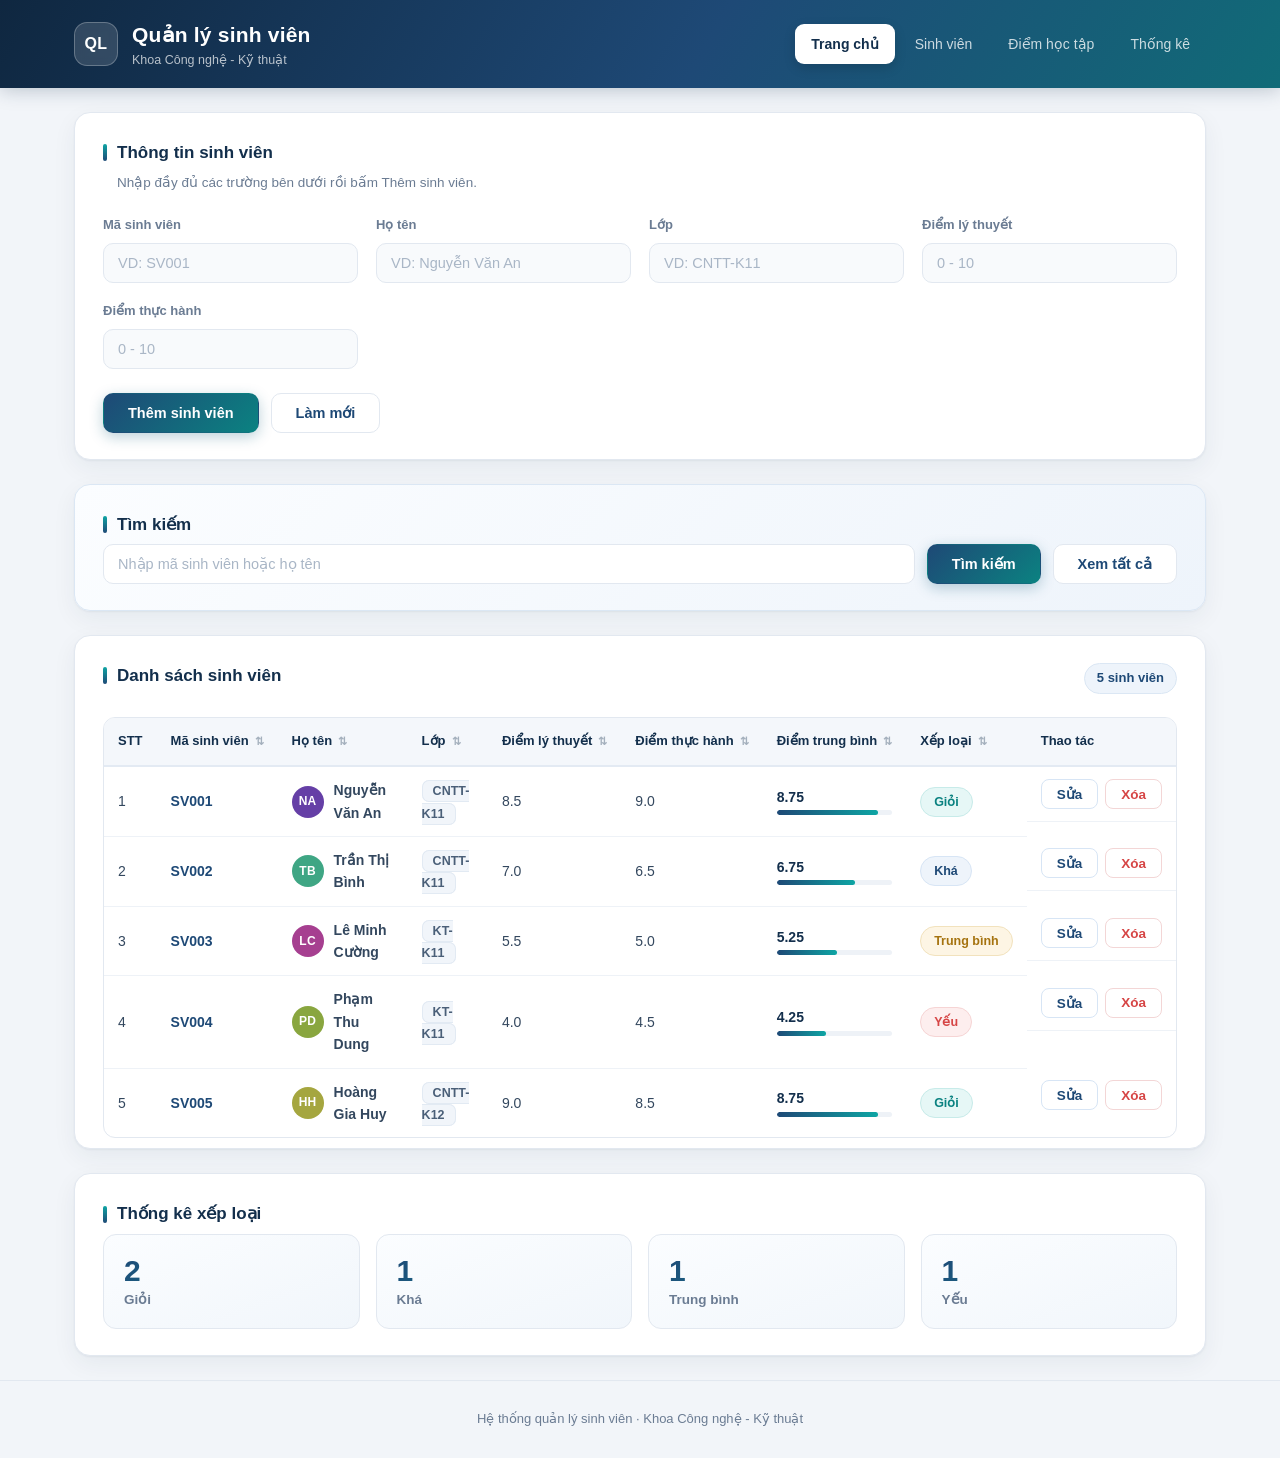
<file: projects/graduation-student-management/index.html>
<!DOCTYPE html>
<html lang="vi">
<head>
<meta charset="UTF-8">
<meta name="viewport" content="width=device-width, initial-scale=1.0">
<title>Quản lý sinh viên</title>
<link rel="stylesheet" href="style.css">
<link rel="stylesheet" href="database.sql">
</head>
<body>

<header class="topbar">
  <div class="wrap header-inner">
    <div class="brand">
      <span class="brand-mark">QL</span>
      <div>
        <h1>Quản lý sinh viên</h1>
        <p>Khoa Công nghệ - Kỹ thuật</p>
      </div>
    </div>
    <nav class="menu">
      <a href="#" class="active">Trang chủ</a>
      <a href="#khu-nhap">Sinh viên</a>
      <a href="#danh-sach">Điểm học tập</a>
      <a href="#thong-ke">Thống kê</a>
    </nav>
  </div>
</header>

<main class="wrap">

  <section class="panel form-panel" id="khu-nhap">
    <div class="panel-head">
      <h2>Thông tin sinh viên</h2>
      <p>Nhập đầy đủ các trường bên dưới rồi bấm Thêm sinh viên.</p>
    </div>

    <div class="grid">
      <label>Mã sinh viên
        <input type="text" id="masv" placeholder="VD: SV001">
      </label>
      <label>Họ tên
        <input type="text" id="hoten" placeholder="VD: Nguyễn Văn An">
      </label>
      <label>Lớp
        <input type="text" id="lop" placeholder="VD: CNTT-K11">
      </label>
      <label>Điểm lý thuyết
        <input type="number" id="dlt" min="0" max="10" step="0.1" placeholder="0 - 10">
      </label>
      <label>Điểm thực hành
        <input type="number" id="dth" min="0" max="10" step="0.1" placeholder="0 - 10">
      </label>
    </div>

    <div class="actions">
      <button class="btn btn-primary" onclick="themSinhVien()">Thêm sinh viên</button>
      <button class="btn btn-ghost" onclick="lamMoi()">Làm mới</button>
    </div>

    <div id="thongbao" class="alert"></div>
  </section>

  <section class="panel search-panel">
    <h2>Tìm kiếm</h2>
    <div class="search-row">
      <input type="text" id="tukhoa" placeholder="Nhập mã sinh viên hoặc họ tên">
      <button class="btn btn-primary" onclick="timKiem()">Tìm kiếm</button>
      <button class="btn btn-ghost" onclick="xoaTimKiem()">Xem tất cả</button>
    </div>
  </section>

  <section class="panel list-panel" id="danh-sach">
    <div class="panel-head row">
      <h2>Danh sách sinh viên</h2>
      <span class="count" id="tongso">0 sinh viên</span>
    </div>

    <div class="table-scroll">
      <table>
        <thead>
          <tr>
            <th>STT</th>
            <th>Mã sinh viên</th>
            <th>Họ tên</th>
            <th>Lớp</th>
            <th>Điểm lý thuyết</th>
            <th>Điểm thực hành</th>
            <th>Điểm trung bình</th>
            <th>Xếp loại</th>
            <th>Thao tác</th>
          </tr>
        </thead>
        <tbody id="tbody"></tbody>
      </table>
    </div>
  </section>

  <!-- Thống kê -->
  <section class="panel stats" id="thong-ke">
    <h2>Thống kê xếp loại</h2>
    <div class="stat-grid">
      <div class="stat"><span id="sl-gioi">0</span>Giỏi</div>
      <div class="stat"><span id="sl-kha">0</span>Khá</div>
      <div class="stat"><span id="sl-tb">0</span>Trung bình</div>
      <div class="stat"><span id="sl-yeu">0</span>Yếu</div>
    </div>
  </section>

</main>

<footer class="foot">Hệ thống quản lý sinh viên &middot; Khoa Công nghệ - Kỹ thuật</footer>

<script src="script.js"></script>
</body>
</html>
</file>
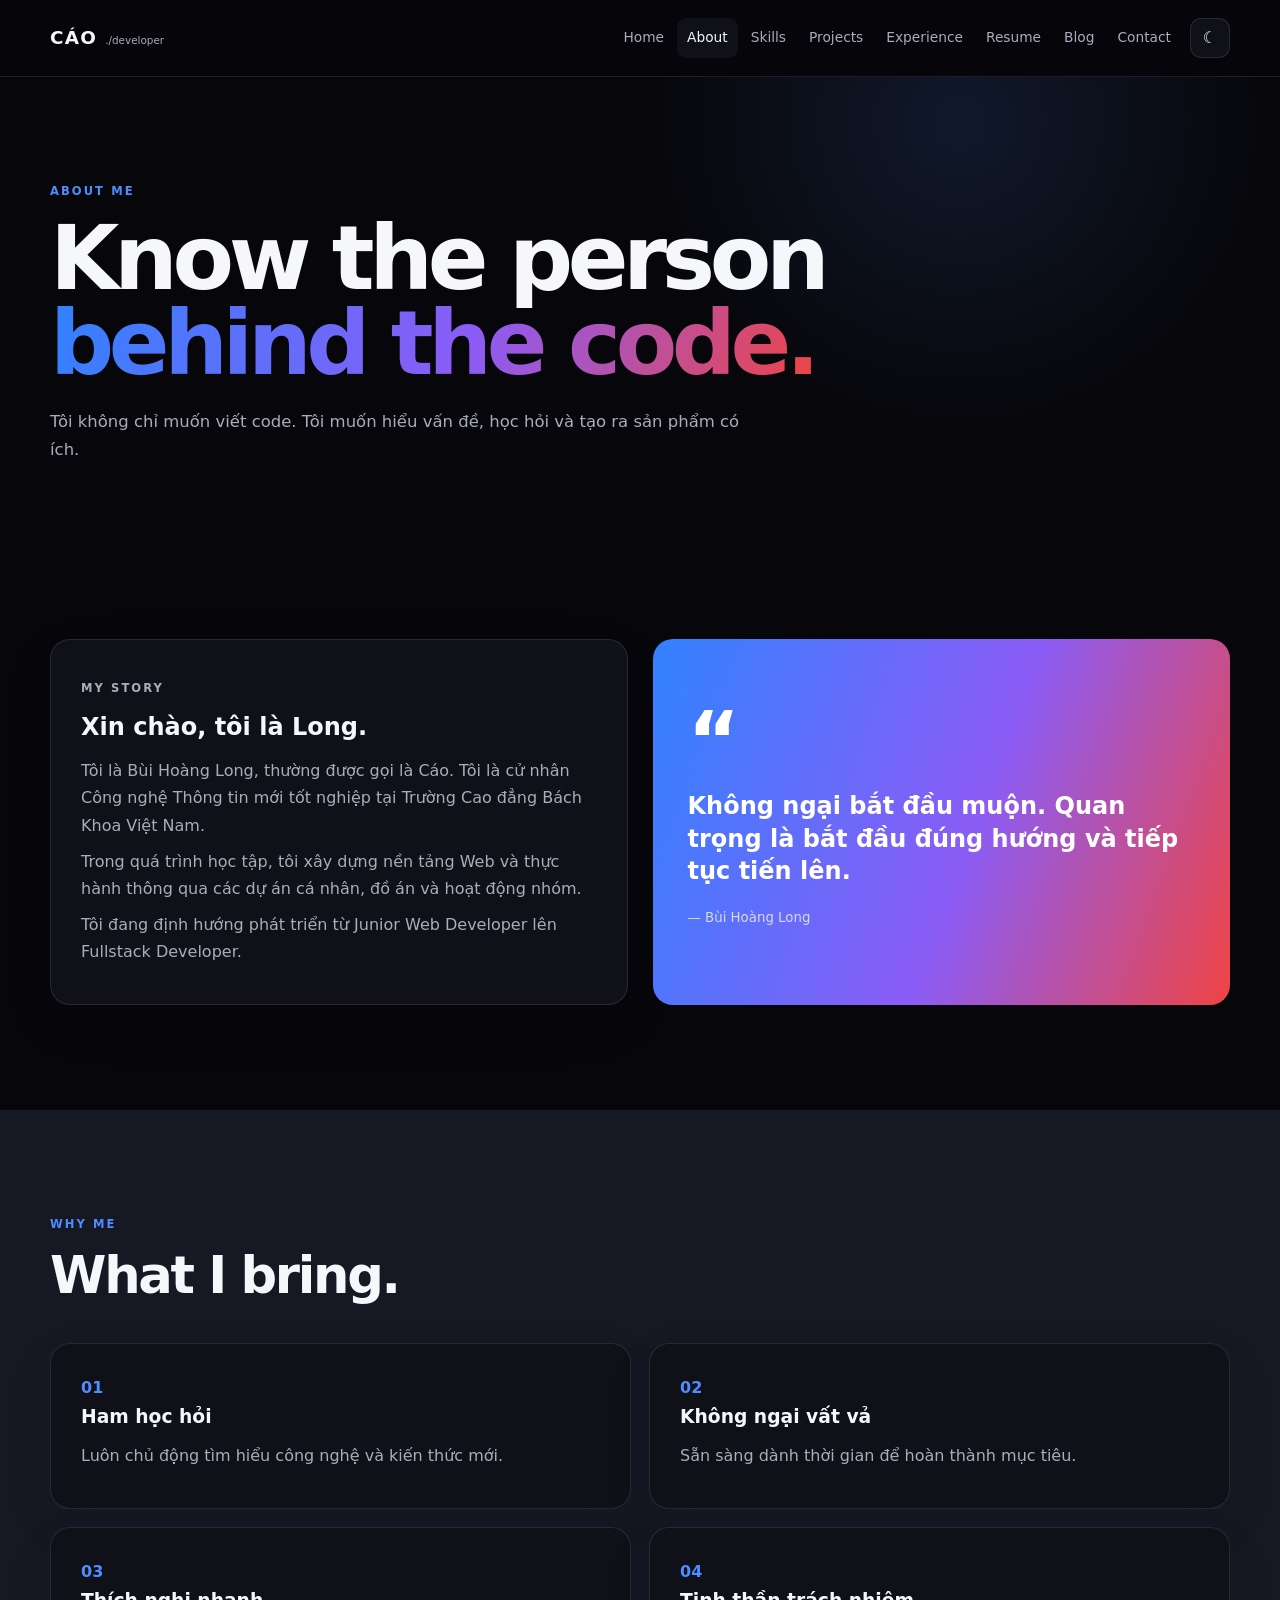
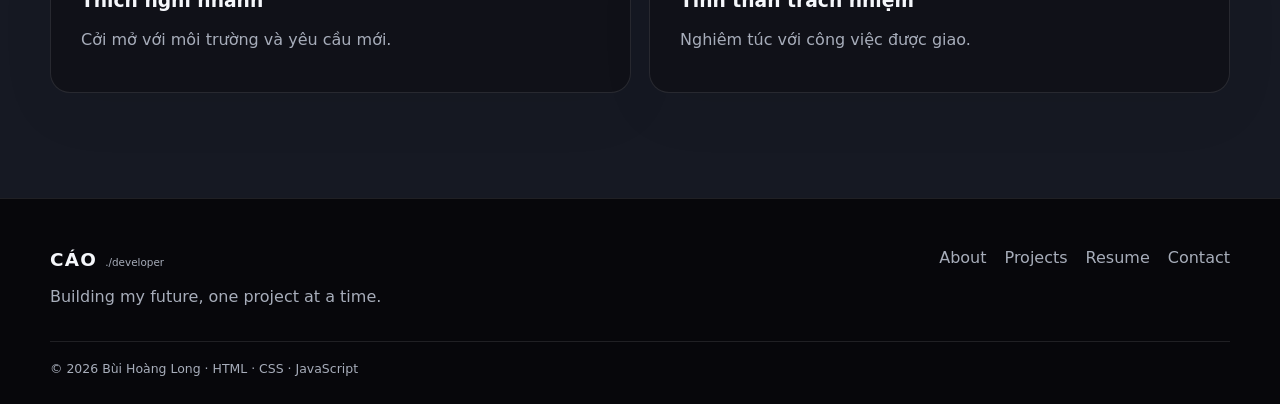
<file: pages/about.html>
<!doctype html>
<html lang="vi">

<head>
    <meta charset="utf-8">
    <meta name="viewport" content="width=device-width,initial-scale=1">
    <meta name="description" content="About - Bùi Hoàng Long">
    <title>About | Bùi Hoàng Long</title>
    <link rel="stylesheet" href="../css/style.css">
    <link rel="stylesheet" href="../css/components.css">
    <link rel="stylesheet" href="../css/responsive.css">
    <script src="../js/theme.js" defer></script>
    <script src="../js/main.js" defer></script>
</head>

<body>
    <header>
        <nav class="container navbar"><a class="logo" href="../index.html"><b>CÁO</b><small>./developer</small></a>
            <button class="menu-toggle" id="menuToggle">☰</button>
            <div class="nav-links" id="navLinks"><a class="" href="../index.html">Home</a><a class="active"
                    href="about.html">About</a><a class="" href="skills.html">Skills</a><a class=""
                    href="projects.html">Projects</a><a class="" href="experience.html">Experience</a><a class=""
                    href="resume.html">Resume</a><a class="" href="blog.html">Blog</a><a class=""
                    href="contact.html">Contact</a><button class="theme-toggle" id="themeToggle">☾</button></div>
        </nav>
    </header>
    <main>
        <section class="page-hero">
            <div class="container reveal">
                <p class="eyebrow">ABOUT ME</p>
                <h1>Know the person<br><span>behind the code.</span></h1>
                <p>Tôi không chỉ muốn viết code. Tôi muốn hiểu vấn đề, học hỏi và tạo ra sản phẩm có ích.</p>
            </div>
        </section>
        <section class="section">
            <div class="container two">
                <div class="card reveal">
                    <p class="eyebrow">MY STORY</p>
                    <h2>Xin chào, tôi là Long.</h2>
                    <p>Tôi là Bùi Hoàng Long, thường được gọi là Cáo. Tôi là cử nhân Công nghệ Thông tin mới tốt nghiệp
                        tại Trường Cao đẳng Bách Khoa Việt Nam.</p>
                    <p>Trong quá trình học tập, tôi xây dựng nền tảng Web và thực hành thông qua các dự án cá nhân, đồ
                        án và hoạt động nhóm.</p>
                    <p>Tôi đang định hướng phát triển từ Junior Web Developer lên Fullstack Developer.</p>
                </div>
                <div class="quote reveal"><b>“</b>
                    <blockquote>Không ngại bắt đầu muộn. Quan trọng là bắt đầu đúng hướng và tiếp tục tiến lên.
                    </blockquote><small>— Bùi Hoàng Long</small>
                </div>
            </div>
        </section>
        <section class="section muted-bg">
            <div class="container">
                <div class="heading reveal">
                    <p class="eyebrow">WHY ME</p>
                    <h2>What I bring.</h2>
                </div>
                <div class="cards2">
                    <article class="card reveal"><b>01</b>
                        <h3>Ham học hỏi</h3>
                        <p>Luôn chủ động tìm hiểu công nghệ và kiến thức mới.</p>
                    </article>
                    <article class="card reveal"><b>02</b>
                        <h3>Không ngại vất vả</h3>
                        <p>Sẵn sàng dành thời gian để hoàn thành mục tiêu.</p>
                    </article>
                    <article class="card reveal"><b>03</b>
                        <h3>Thích nghi nhanh</h3>
                        <p>Cởi mở với môi trường và yêu cầu mới.</p>
                    </article>
                    <article class="card reveal"><b>04</b>
                        <h3>Tinh thần trách nhiệm</h3>
                        <p>Nghiêm túc với công việc được giao.</p>
                    </article>
                </div>
            </div>
        </section>
    </main>
    <footer>
        <div class="container footer">
            <div><a class="logo" href="../index.html"><b>CÁO</b><small>./developer</small></a>
                <p>Building my future, one project at a time.</p>
            </div>
            <div class="footer-links"><a href="about.html">About</a><a href="projects.html">Projects</a><a
                    href="resume.html">Resume</a><a href="contact.html">Contact</a></div>
        </div>
        <div class="container copy">© <span id="year"></span> Bùi Hoàng Long · HTML · CSS · JavaScript</div>
    </footer>
</body>

</html>
</file>
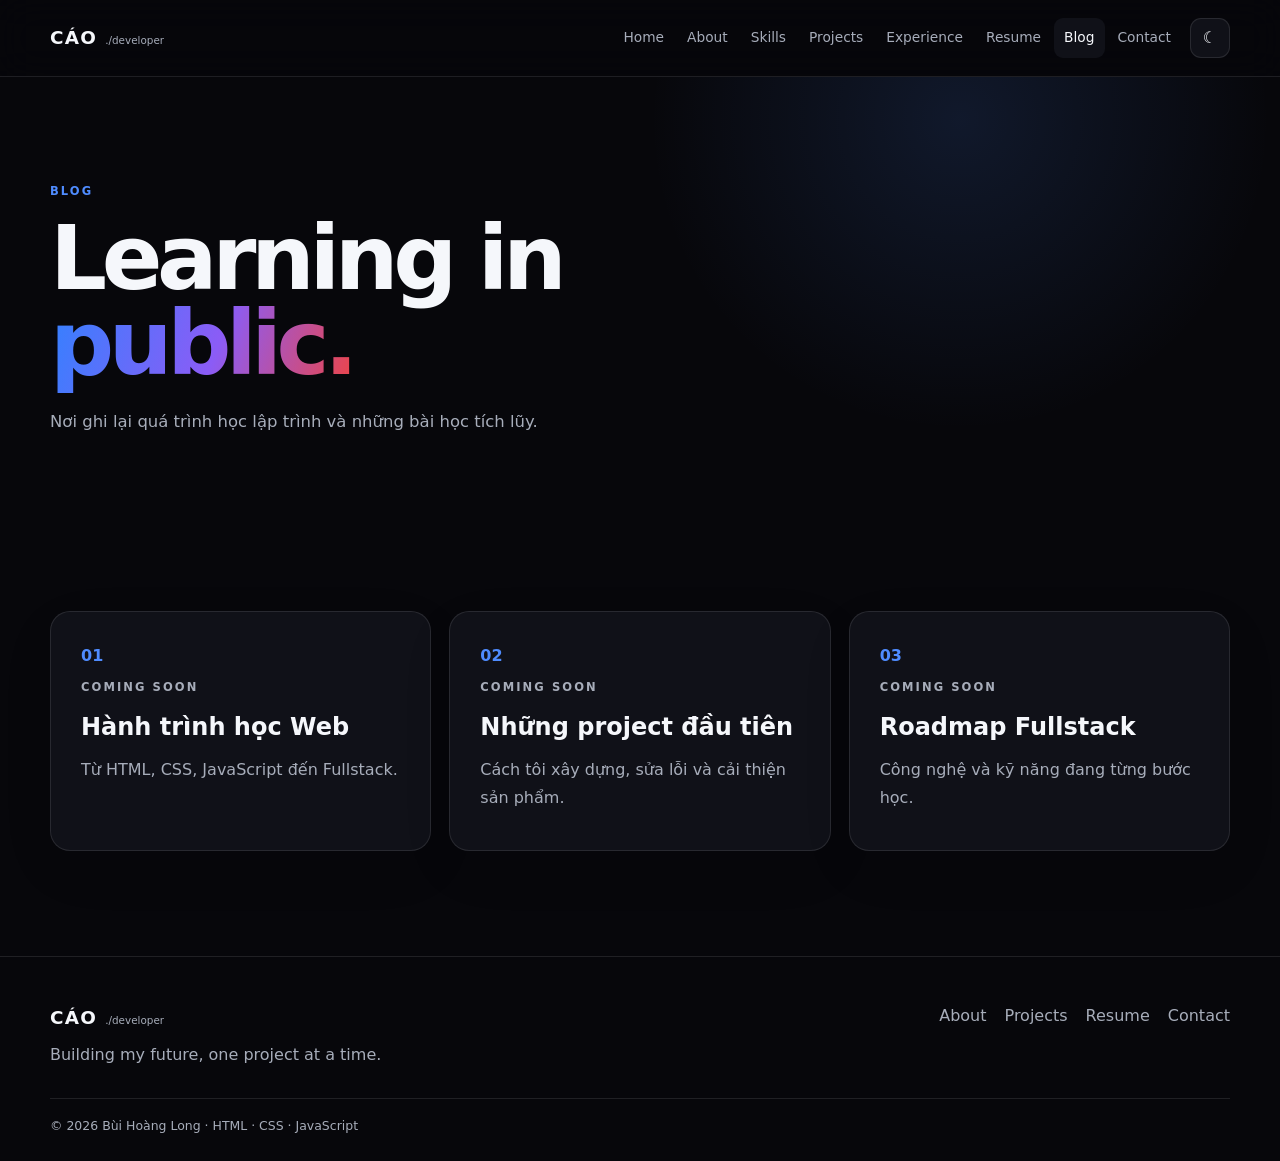
<file: pages/blog.html>
<!doctype html>
<html lang="vi">

<head>
    <meta charset="utf-8">
    <meta name="viewport" content="width=device-width,initial-scale=1">
    <meta name="description" content="Blog - Bùi Hoàng Long">
    <title>Blog | Bùi Hoàng Long</title>
    <link rel="stylesheet" href="../css/style.css">
    <link rel="stylesheet" href="../css/components.css">
    <link rel="stylesheet" href="../css/responsive.css">
    <script src="../js/theme.js" defer></script>
    <script src="../js/main.js" defer></script>
</head>

<body>
    <header>
        <nav class="container navbar"><a class="logo" href="../index.html"><b>CÁO</b><small>./developer</small></a>
            <button class="menu-toggle" id="menuToggle">☰</button>
            <div class="nav-links" id="navLinks"><a class="" href="../index.html">Home</a><a class=""
                    href="about.html">About</a><a class="" href="skills.html">Skills</a><a class=""
                    href="projects.html">Projects</a><a class="" href="experience.html">Experience</a><a class=""
                    href="resume.html">Resume</a><a class="active" href="blog.html">Blog</a><a class=""
                    href="contact.html">Contact</a><button class="theme-toggle" id="themeToggle">☾</button></div>
        </nav>
    </header>
    <main>
        <section class="page-hero">
            <div class="container reveal">
                <p class="eyebrow">BLOG</p>
                <h1>Learning in<br><span>public.</span></h1>
                <p>Nơi ghi lại quá trình học lập trình và những bài học tích lũy.</p>
            </div>
        </section>
        <section class="section">
            <div class="container cards3">
                <article class="card reveal"><b>01</b>
                    <p class="eyebrow">COMING SOON</p>
                    <h2>Hành trình học Web</h2>
                    <p>Từ HTML, CSS, JavaScript đến Fullstack.</p>
                </article>
                <article class="card reveal"><b>02</b>
                    <p class="eyebrow">COMING SOON</p>
                    <h2>Những project đầu tiên</h2>
                    <p>Cách tôi xây dựng, sửa lỗi và cải thiện sản phẩm.</p>
                </article>
                <article class="card reveal"><b>03</b>
                    <p class="eyebrow">COMING SOON</p>
                    <h2>Roadmap Fullstack</h2>
                    <p>Công nghệ và kỹ năng đang từng bước học.</p>
                </article>
            </div>
        </section>
    </main>
    <footer>
        <div class="container footer">
            <div><a class="logo" href="../index.html"><b>CÁO</b><small>./developer</small></a>
                <p>Building my future, one project at a time.</p>
            </div>
            <div class="footer-links"><a href="about.html">About</a><a href="projects.html">Projects</a><a
                    href="resume.html">Resume</a><a href="contact.html">Contact</a></div>
        </div>
        <div class="container copy">© <span id="year"></span> Bùi Hoàng Long · HTML · CSS · JavaScript</div>
    </footer>
</body>

</html>
</file>
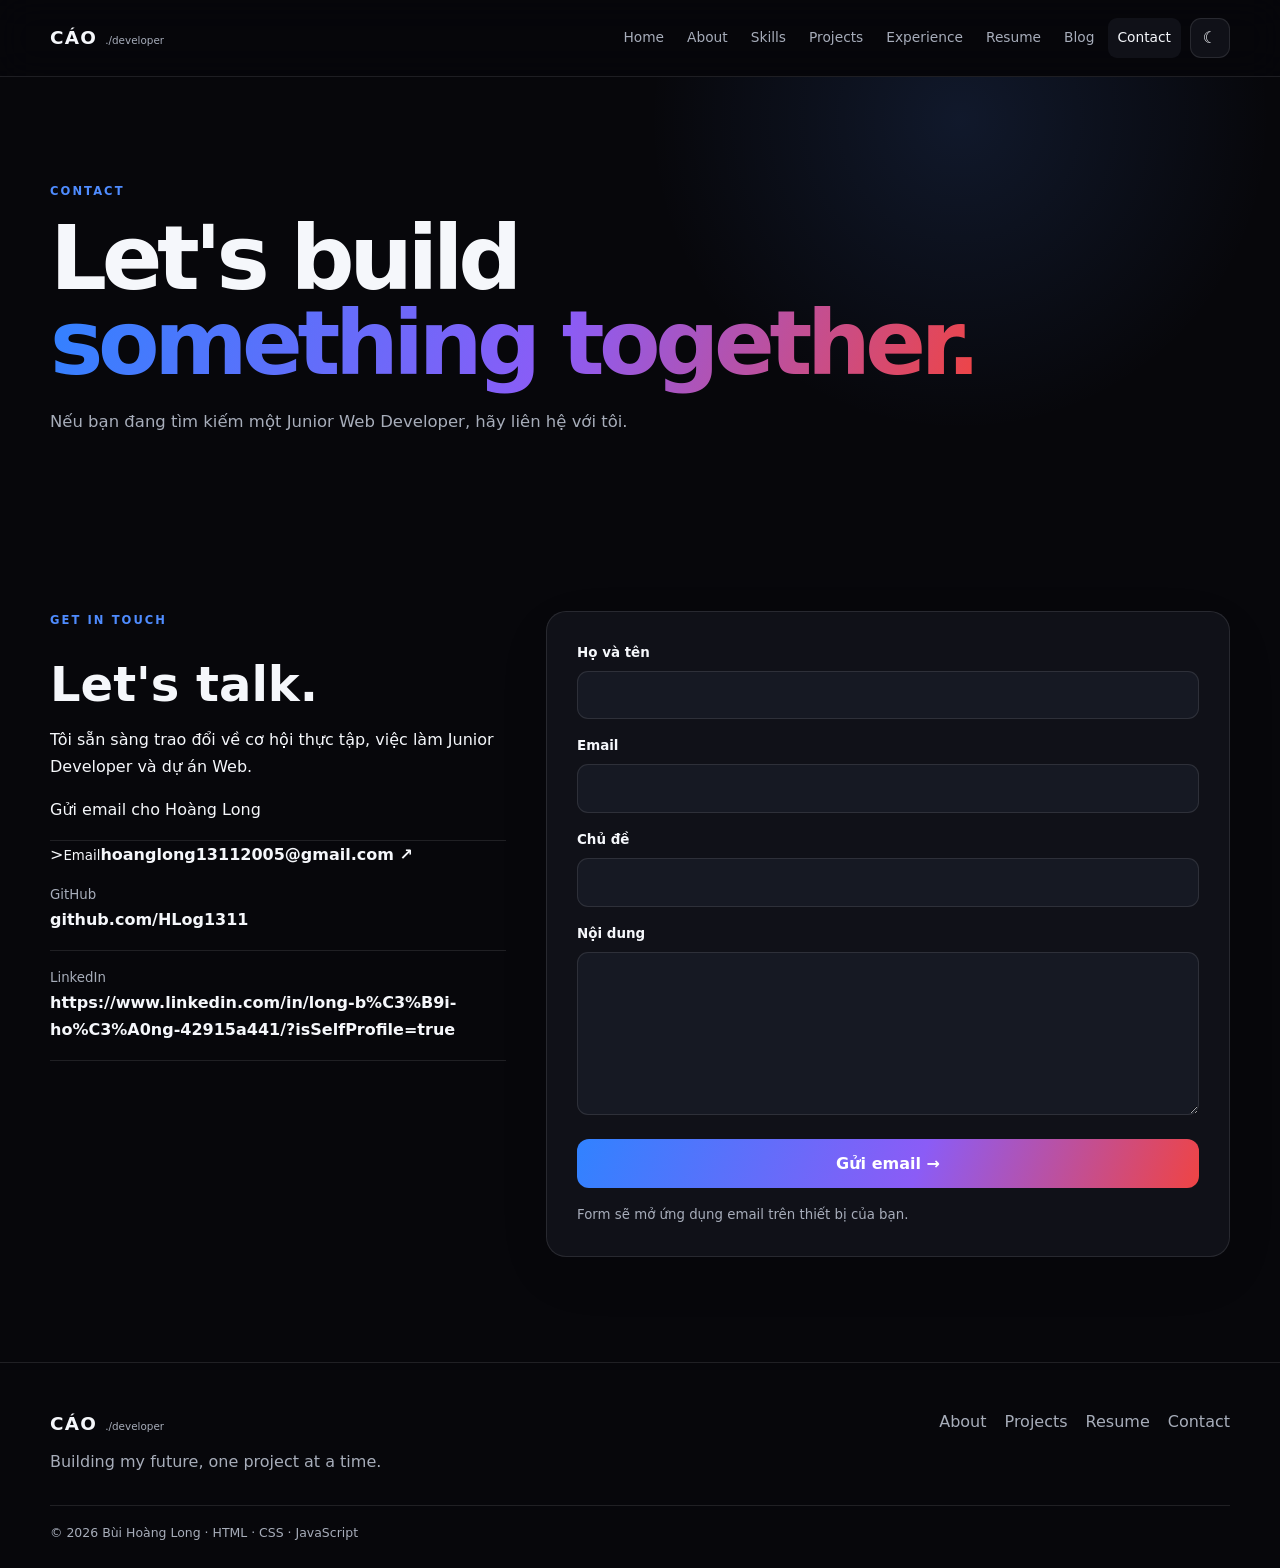
<file: pages/contact.html>
<!doctype html>
<html lang="vi">

<head>
    <meta charset="utf-8">
    <meta name="viewport" content="width=device-width,initial-scale=1">
    <meta name="description" content="Contact - Bùi Hoàng Long">
    <title>Contact | Bùi Hoàng Long</title>
    <link rel="stylesheet" href="../css/style.css">
    <link rel="stylesheet" href="../css/components.css">
    <link rel="stylesheet" href="../css/responsive.css">
    <script src="../js/theme.js" defer></script>
    <script src="../js/main.js" defer></script>
    <script src="../js/contact.js" defer></script>
</head>

<body>
    <header>
        <nav class="container navbar"><a class="logo" href="../index.html"><b>CÁO</b><small>./developer</small></a>
            <button class="menu-toggle" id="menuToggle">☰</button>
            <div class="nav-links" id="navLinks"><a class="" href="../index.html">Home</a><a class=""
                    href="about.html">About</a><a class="" href="skills.html">Skills</a><a class=""
                    href="projects.html">Projects</a><a class="" href="experience.html">Experience</a><a class=""
                    href="resume.html">Resume</a><a class="" href="blog.html">Blog</a><a class="active"
                    href="contact.html">Contact</a><button class="theme-toggle" id="themeToggle">☾</button></div>
        </nav>
    </header>
    <main>
        <section class="page-hero">
            <div class="container reveal">
                <p class="eyebrow">CONTACT</p>
                <h1>Let's build<br><span>something together.</span></h1>
                <p>Nếu bạn đang tìm kiếm một Junior Web Developer, hãy liên hệ với tôi.</p>
            </div>
        </section>
        <section class="section">
            <div class="container contact-grid">
                <div class="reveal">
                    <p class="eyebrow">GET IN TOUCH</p>
                    <h2>Let's talk.</h2>
                    <p>Tôi sẵn sàng trao đổi về cơ hội thực tập, việc làm Junior Developer và dự án Web.</p><a
                        class="contact-line" href="mailto:hoanglong13112005@gmail.com">Gửi email cho Hoàng Long</a>
                    ><small>Email</small><b>hoanglong13112005@gmail.com
                        ↗</b></a><a class="contact-line" href="https://github.com/HLog1311"
                        target="_blank"><small>GitHub</small><b>github.com/HLog1311 </b></a>
                    <a class="contact-line" href="https://www.linkedin.com/in/long-b%C3%B9i-ho%C3%A0ng-42915a441/?isSelfProfile=true ↗" ><small>LinkedIn</small><b>https://www.linkedin.com/in/long-b%C3%B9i-ho%C3%A0ng-42915a441/?isSelfProfile=true</b></a>
                </div>
                <form class="card contact-form reveal" id="contactForm"><label>Họ và tên<input name="name"
                            required></label><label>Email<input type="email" name="email" required></label><label>Chủ
                        đề<input name="subject" required></label><label>Nội dung<textarea name="message" rows="6"
                            required></textarea></label><button class="btn primary" type="submit">Gửi email
                        →</button><small>Form sẽ mở ứng dụng email trên thiết bị của bạn.</small></form>
            </div>
        </section>
    </main>
    <footer>
        <div class="container footer">
            <div><a class="logo" href="../index.html"><b>CÁO</b><small>./developer</small></a>
                <p>Building my future, one project at a time.</p>
            </div>
            <div class="footer-links"><a href="about.html">About</a><a href="projects.html">Projects</a><a
                    href="resume.html">Resume</a><a href="contact.html">Contact</a></div>
        </div>
        <div class="container copy">© <span id="year"></span> Bùi Hoàng Long · HTML · CSS · JavaScript</div>
    </footer>
</body>

</html>
</file>
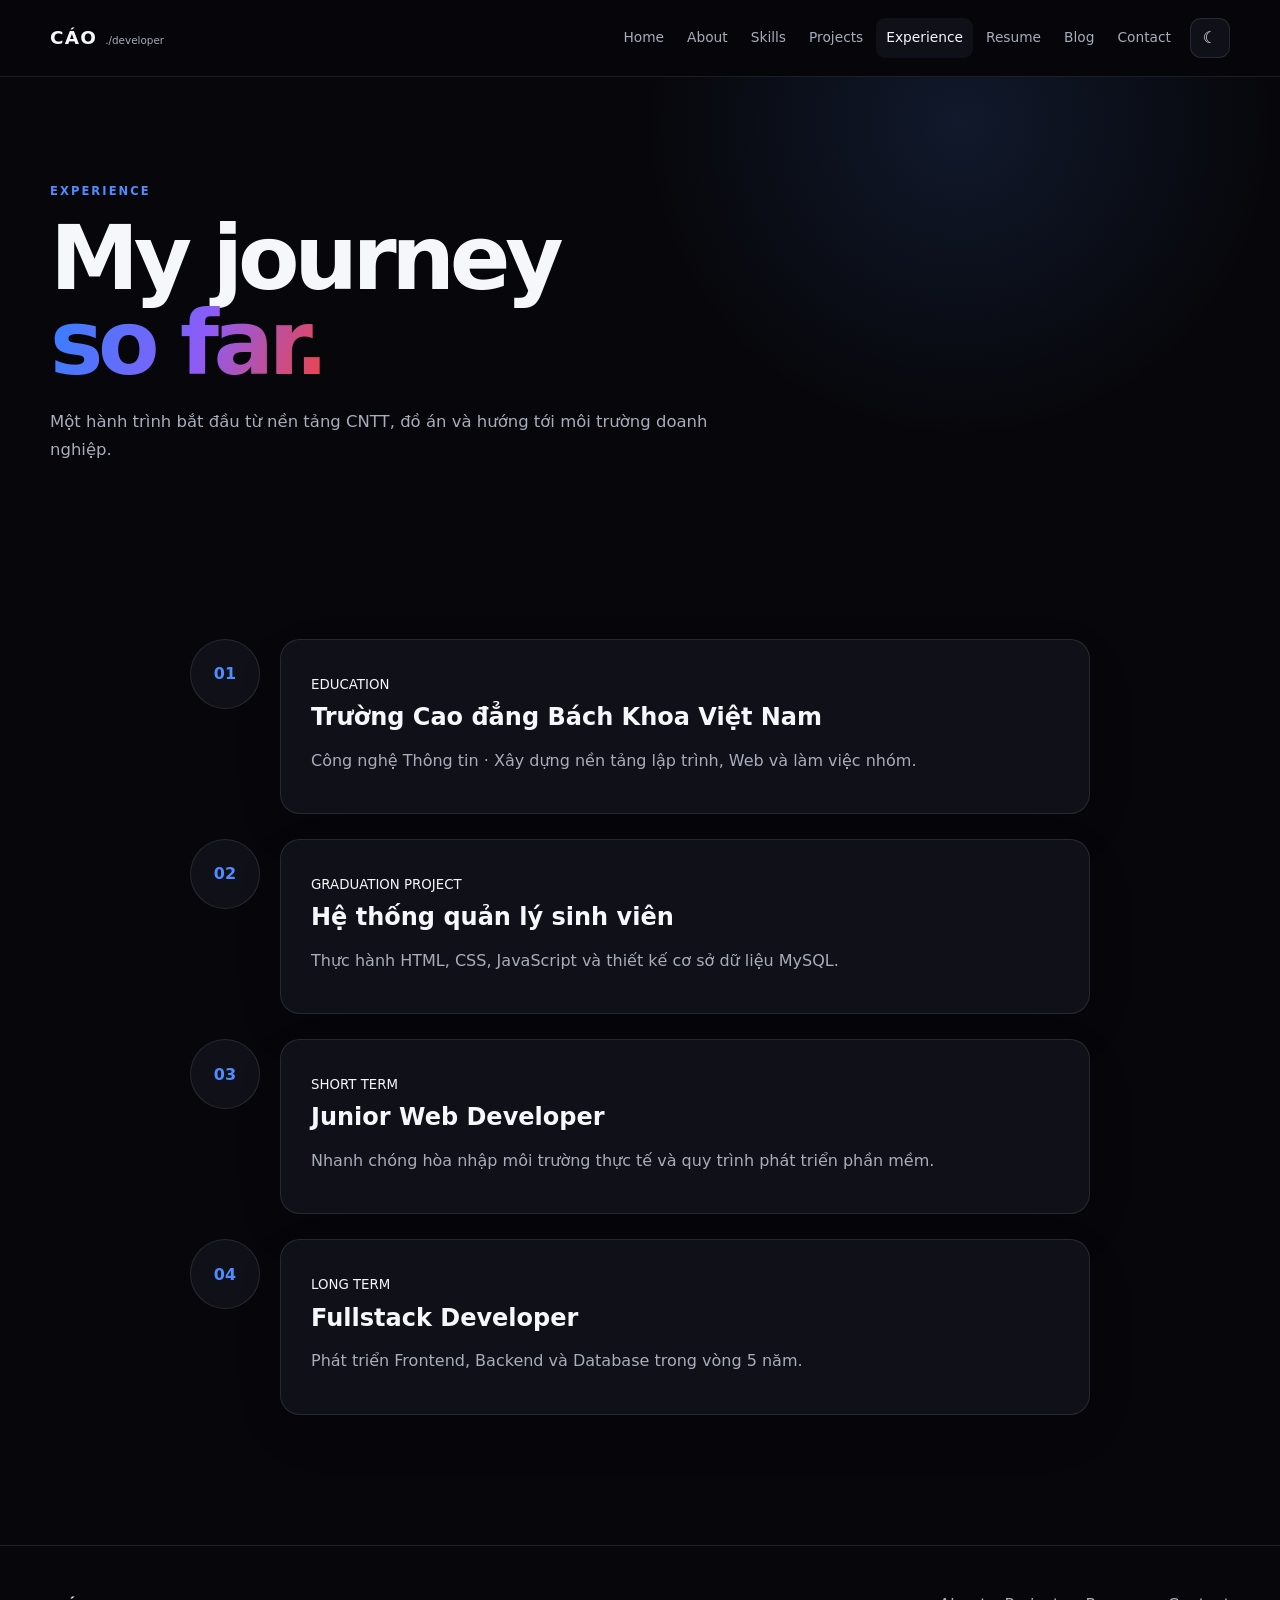
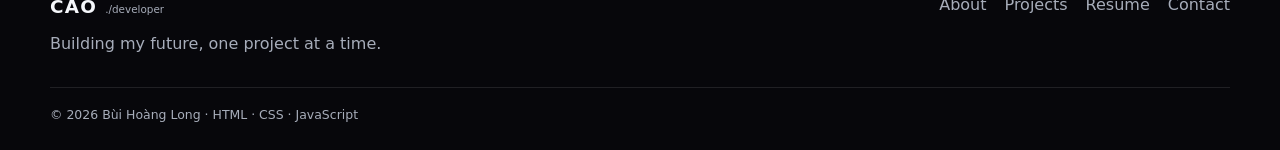
<file: pages/experience.html>
<!doctype html>
<html lang="vi">

<head>
    <meta charset="utf-8">
    <meta name="viewport" content="width=device-width,initial-scale=1">
    <meta name="description" content="Experience - Bùi Hoàng Long">
    <title>Experience | Bùi Hoàng Long</title>
    <link rel="stylesheet" href="../css/style.css">
    <link rel="stylesheet" href="../css/components.css">
    <link rel="stylesheet" href="../css/responsive.css">
    <script src="../js/theme.js" defer></script>
    <script src="../js/main.js" defer></script>
</head>

<body>
    <header>
        <nav class="container navbar"><a class="logo" href="../index.html"><b>CÁO</b><small>./developer</small></a>
            <button class="menu-toggle" id="menuToggle">☰</button>
            <div class="nav-links" id="navLinks"><a class="" href="../index.html">Home</a><a class=""
                    href="about.html">About</a><a class="" href="skills.html">Skills</a><a class=""
                    href="projects.html">Projects</a><a class="active" href="experience.html">Experience</a><a class=""
                    href="resume.html">Resume</a><a class="" href="blog.html">Blog</a><a class=""
                    href="contact.html">Contact</a><button class="theme-toggle" id="themeToggle">☾</button></div>
        </nav>
    </header>
    <main>
        <section class="page-hero">
            <div class="container reveal">
                <p class="eyebrow">EXPERIENCE</p>
                <h1>My journey<br><span>so far.</span></h1>
                <p>Một hành trình bắt đầu từ nền tảng CNTT, đồ án và hướng tới môi trường doanh nghiệp.</p>
            </div>
        </section>
        <section class="section">
            <div class="container timeline">
                <article class="timeline-item reveal"><b>01</b>
                    <div class="card"><small>EDUCATION</small>
                        <h2>Trường Cao đẳng Bách Khoa Việt Nam</h2>
                        <p>Công nghệ Thông tin · Xây dựng nền tảng lập trình, Web và làm việc nhóm.</p>
                    </div>
                </article>
                <article class="timeline-item reveal"><b>02</b>
                    <div class="card"><small>GRADUATION PROJECT</small>
                        <h2>Hệ thống quản lý sinh viên</h2>
                        <p>Thực hành HTML, CSS, JavaScript và thiết kế cơ sở dữ liệu MySQL.</p>
                    </div>
                </article>
                <article class="timeline-item reveal"><b>03</b>
                    <div class="card"><small>SHORT TERM</small>
                        <h2>Junior Web Developer</h2>
                        <p>Nhanh chóng hòa nhập môi trường thực tế và quy trình phát triển phần mềm.</p>
                    </div>
                </article>
                <article class="timeline-item reveal"><b>04</b>
                    <div class="card"><small>LONG TERM</small>
                        <h2>Fullstack Developer</h2>
                        <p>Phát triển Frontend, Backend và Database trong vòng 5 năm.</p>
                    </div>
                </article>
            </div>
        </section>
    </main>
    <footer>
        <div class="container footer">
            <div><a class="logo" href="../index.html"><b>CÁO</b><small>./developer</small></a>
                <p>Building my future, one project at a time.</p>
            </div>
            <div class="footer-links"><a href="about.html">About</a><a href="projects.html">Projects</a><a
                    href="resume.html">Resume</a><a href="contact.html">Contact</a></div>
        </div>
        <div class="container copy">© <span id="year"></span> Bùi Hoàng Long · HTML · CSS · JavaScript</div>
    </footer>
</body>

</html>
</file>
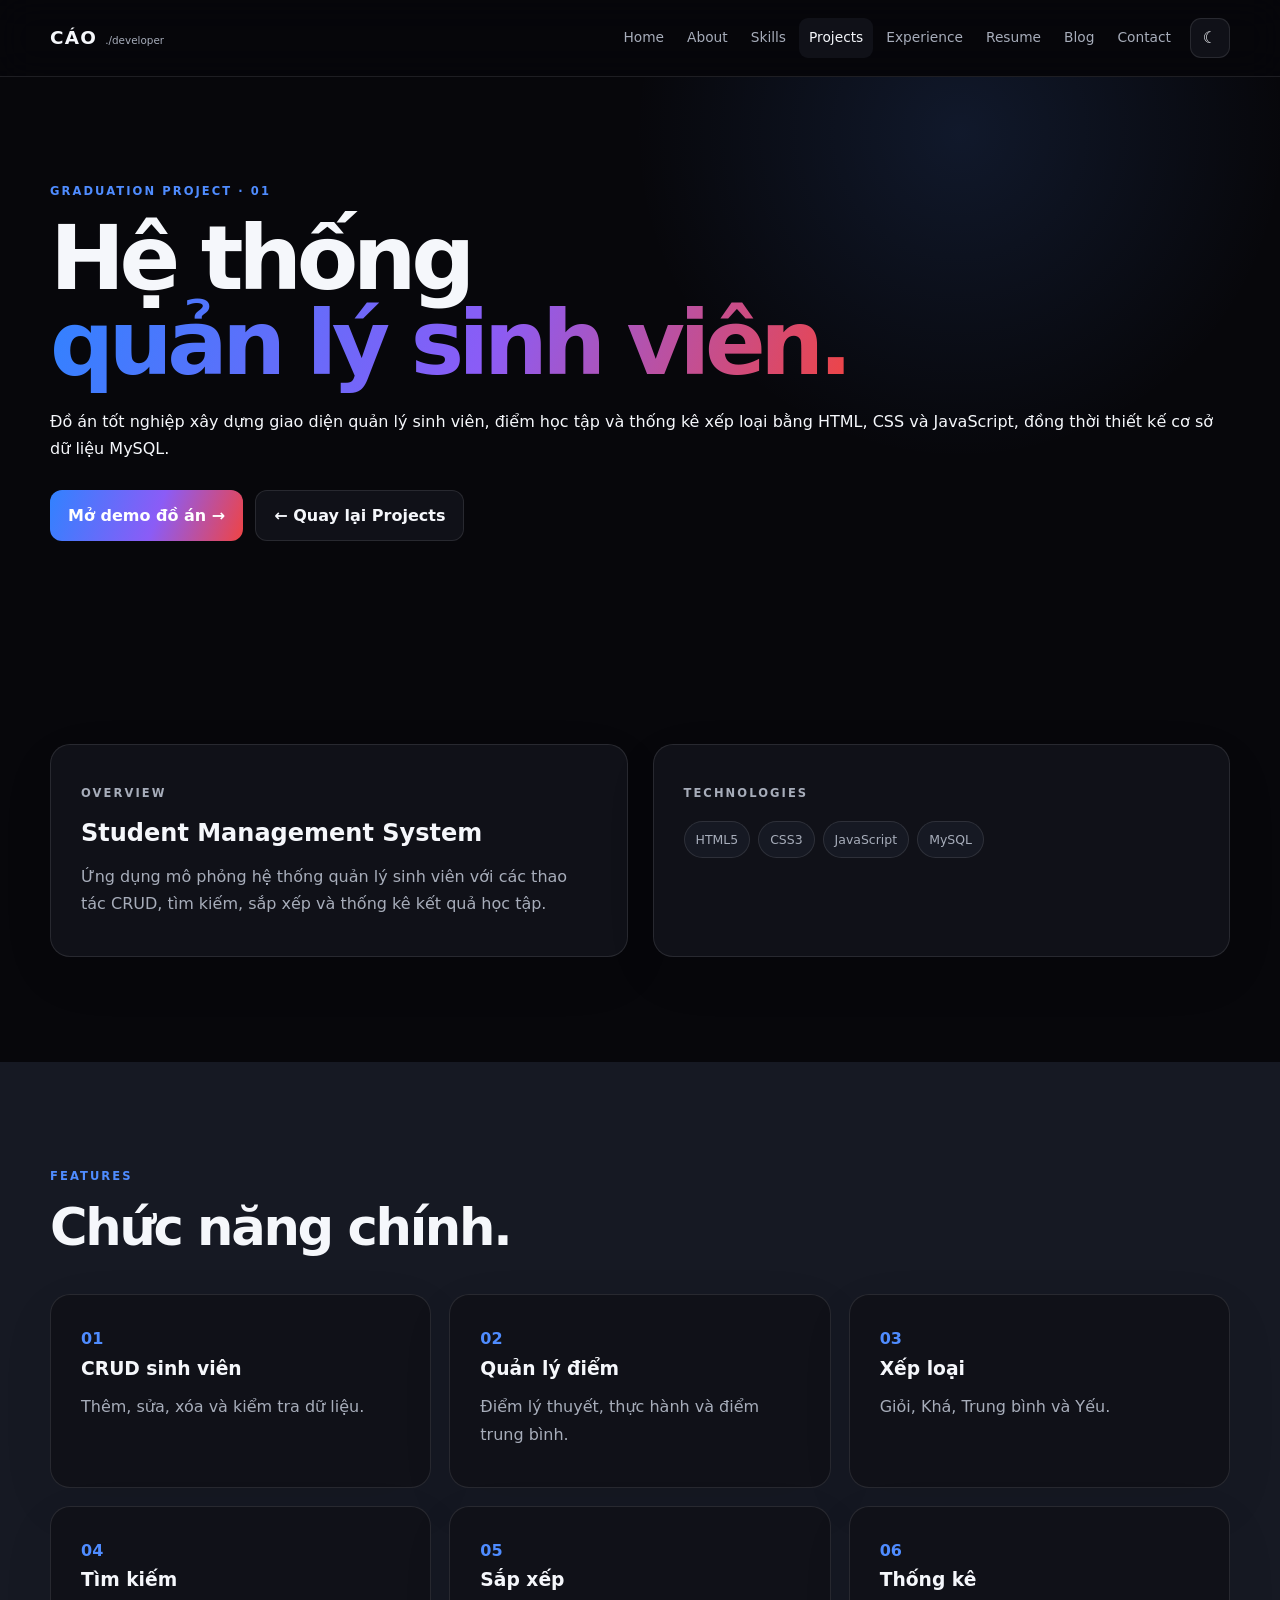
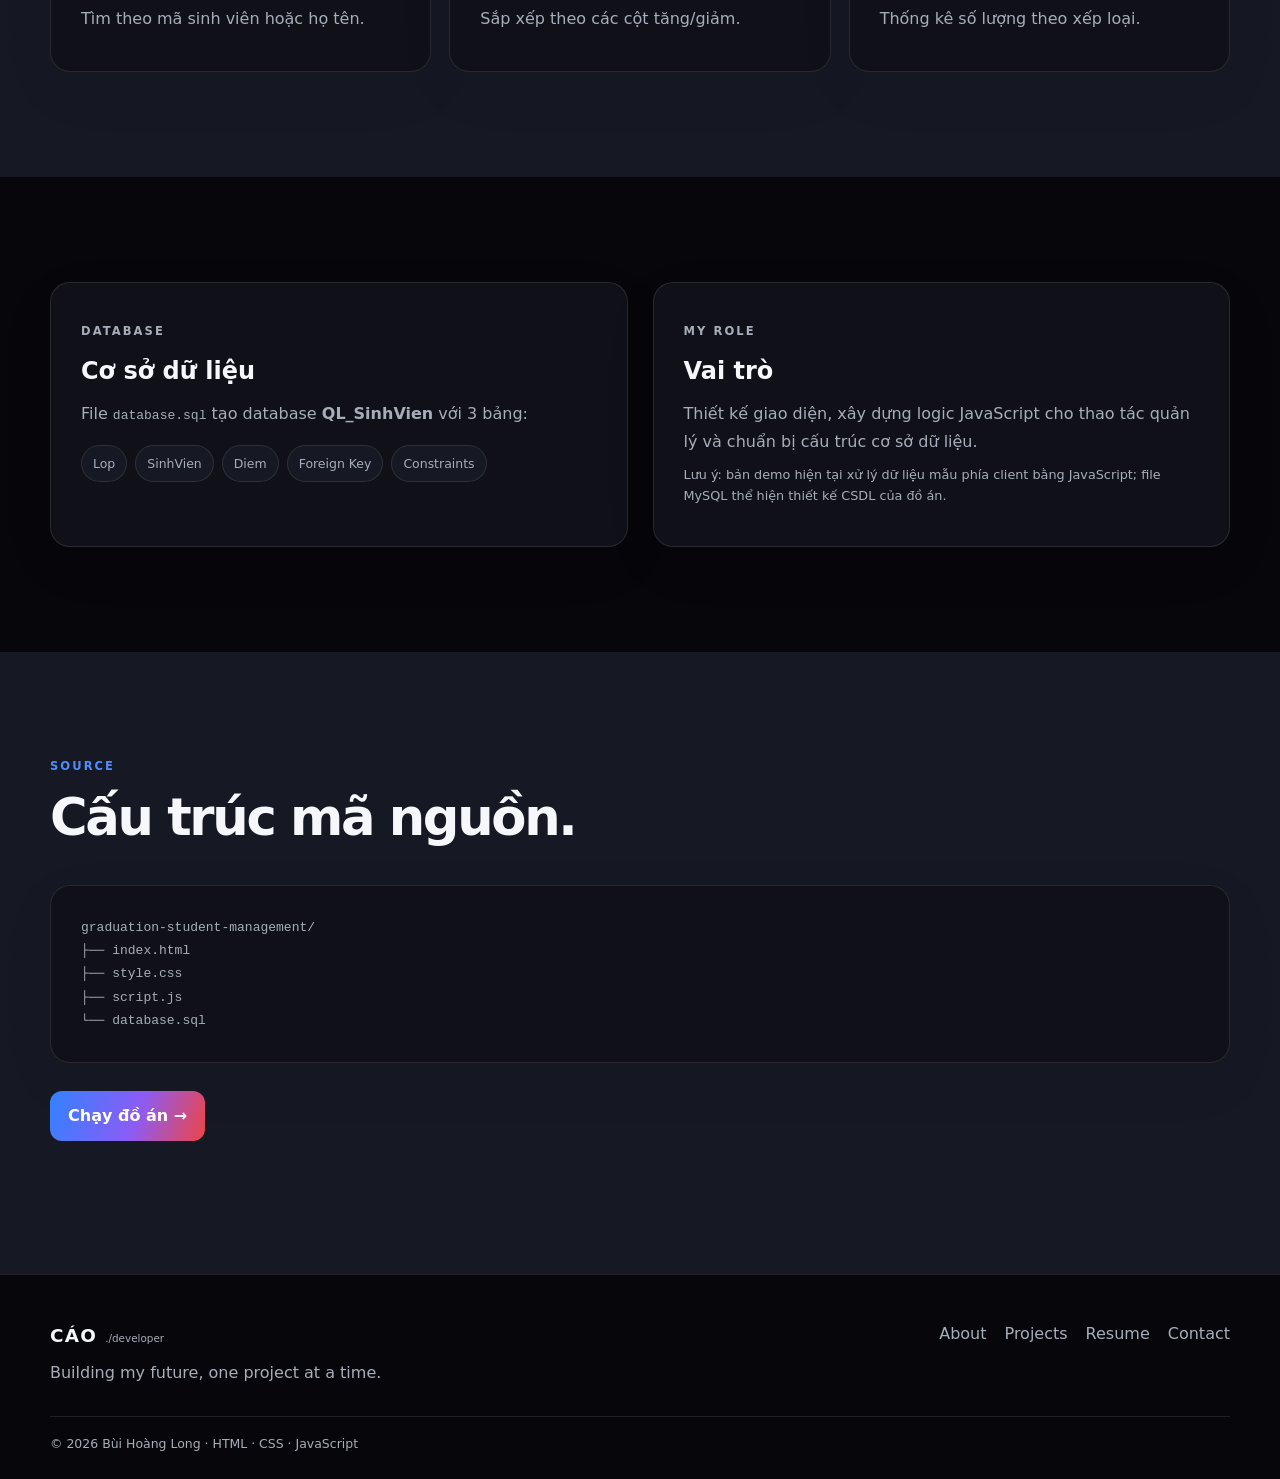
<file: pages/project-graduation.html>
<!doctype html>
<html lang="vi">

<head>
    <meta charset="utf-8">
    <meta name="viewport" content="width=device-width,initial-scale=1">
    <meta name="description" content="Đồ án tốt nghiệp - Bùi Hoàng Long">
    <title>Đồ án tốt nghiệp | Bùi Hoàng Long</title>
    <link rel="stylesheet" href="../css/style.css">
    <link rel="stylesheet" href="../css/components.css">
    <link rel="stylesheet" href="../css/responsive.css">
    <script src="../js/theme.js" defer></script>
    <script src="../js/main.js" defer></script>
</head>

<body>
    <header>
        <nav class="container navbar"><a class="logo" href="../index.html"><b>CÁO</b><small>./developer</small></a>
            <button class="menu-toggle" id="menuToggle">☰</button>
            <div class="nav-links" id="navLinks"><a class="" href="../index.html">Home</a><a class=""
                    href="about.html">About</a><a class="" href="skills.html">Skills</a><a class="active"
                    href="projects.html">Projects</a><a class="" href="experience.html">Experience</a><a class=""
                    href="resume.html">Resume</a><a class="" href="blog.html">Blog</a><a class=""
                    href="contact.html">Contact</a><button class="theme-toggle" id="themeToggle">☾</button></div>
        </nav>
    </header>
    <main>
        <section class="page-hero">
            <div class="container reveal">
                <p class="eyebrow">GRADUATION PROJECT · 01</p>
                <h1>Hệ thống<br><span>quản lý sinh viên.</span></h1>
                <p>Đồ án tốt nghiệp xây dựng giao diện quản lý sinh viên, điểm học tập và thống kê xếp loại bằng HTML,
                    CSS và JavaScript, đồng thời thiết kế cơ sở dữ liệu MySQL.</p>
                <div class="actions"><a class="btn primary" href="../projects/graduation-student-management/index.html"
                        target="_blank">Mở demo đồ án →</a><a class="btn" href="projects.html">← Quay lại Projects</a>
                </div>
            </div>
        </section>
        <section class="section">
            <div class="container two">
                <div class="card reveal">
                    <p class="eyebrow">OVERVIEW</p>
                    <h2>Student Management System</h2>
                    <p>Ứng dụng mô phỏng hệ thống quản lý sinh viên với các thao tác CRUD, tìm kiếm, sắp xếp và thống kê
                        kết quả học tập.</p>
                </div>
                <div class="card reveal">
                    <p class="eyebrow">TECHNOLOGIES</p>
                    <div class="tags"><span>HTML5</span><span>CSS3</span><span>JavaScript</span><span>MySQL</span></div>
                </div>
            </div>
        </section>
        <section class="section muted-bg">
            <div class="container">
                <div class="heading reveal">
                    <p class="eyebrow">FEATURES</p>
                    <h2>Chức năng chính.</h2>
                </div>
                <div class="cards3">
                    <article class="card reveal"><b>01</b>
                        <h3>CRUD sinh viên</h3>
                        <p>Thêm, sửa, xóa và kiểm tra dữ liệu.</p>
                    </article>
                    <article class="card reveal"><b>02</b>
                        <h3>Quản lý điểm</h3>
                        <p>Điểm lý thuyết, thực hành và điểm trung bình.</p>
                    </article>
                    <article class="card reveal"><b>03</b>
                        <h3>Xếp loại</h3>
                        <p>Giỏi, Khá, Trung bình và Yếu.</p>
                    </article>
                    <article class="card reveal"><b>04</b>
                        <h3>Tìm kiếm</h3>
                        <p>Tìm theo mã sinh viên hoặc họ tên.</p>
                    </article>
                    <article class="card reveal"><b>05</b>
                        <h3>Sắp xếp</h3>
                        <p>Sắp xếp theo các cột tăng/giảm.</p>
                    </article>
                    <article class="card reveal"><b>06</b>
                        <h3>Thống kê</h3>
                        <p>Thống kê số lượng theo xếp loại.</p>
                    </article>
                </div>
            </div>
        </section>
        <section class="section">
            <div class="container two">
                <div class="card reveal">
                    <p class="eyebrow">DATABASE</p>
                    <h2>Cơ sở dữ liệu</h2>
                    <p>File <code>database.sql</code> tạo database <b>QL_SinhVien</b> với 3 bảng:</p>
                    <div class="tags"><span>Lop</span><span>SinhVien</span><span>Diem</span><span>Foreign
                            Key</span><span>Constraints</span></div>
                </div>
                <div class="card reveal">
                    <p class="eyebrow">MY ROLE</p>
                    <h2>Vai trò</h2>
                    <p>Thiết kế giao diện, xây dựng logic JavaScript cho thao tác quản lý và chuẩn bị cấu trúc cơ sở dữ
                        liệu.</p>
                    <p class="note">Lưu ý: bản demo hiện tại xử lý dữ liệu mẫu phía client bằng JavaScript; file MySQL
                        thể hiện thiết kế CSDL của đồ án.</p>
                </div>
            </div>
        </section>
        <section class="section muted-bg">
            <div class="container">
                <div class="heading reveal">
                    <p class="eyebrow">SOURCE</p>
                    <h2>Cấu trúc mã nguồn.</h2>
                </div>
                <pre class="code card reveal"><code>graduation-student-management/
├── index.html
├── style.css
├── script.js
└── database.sql</code></pre>
                <div class="actions"><a class="btn primary" href="../projects/graduation-student-management/index.html"
                        target="_blank">Chạy đồ án →</a></div>
            </div>
        </section>
    </main>
    <footer>
        <div class="container footer">
            <div><a class="logo" href="../index.html"><b>CÁO</b><small>./developer</small></a>
                <p>Building my future, one project at a time.</p>
            </div>
            <div class="footer-links"><a href="about.html">About</a><a href="projects.html">Projects</a><a
                    href="resume.html">Resume</a><a href="contact.html">Contact</a></div>
        </div>
        <div class="container copy">© <span id="year"></span> Bùi Hoàng Long · HTML · CSS · JavaScript</div>
    </footer>
</body>

</html>
</file>
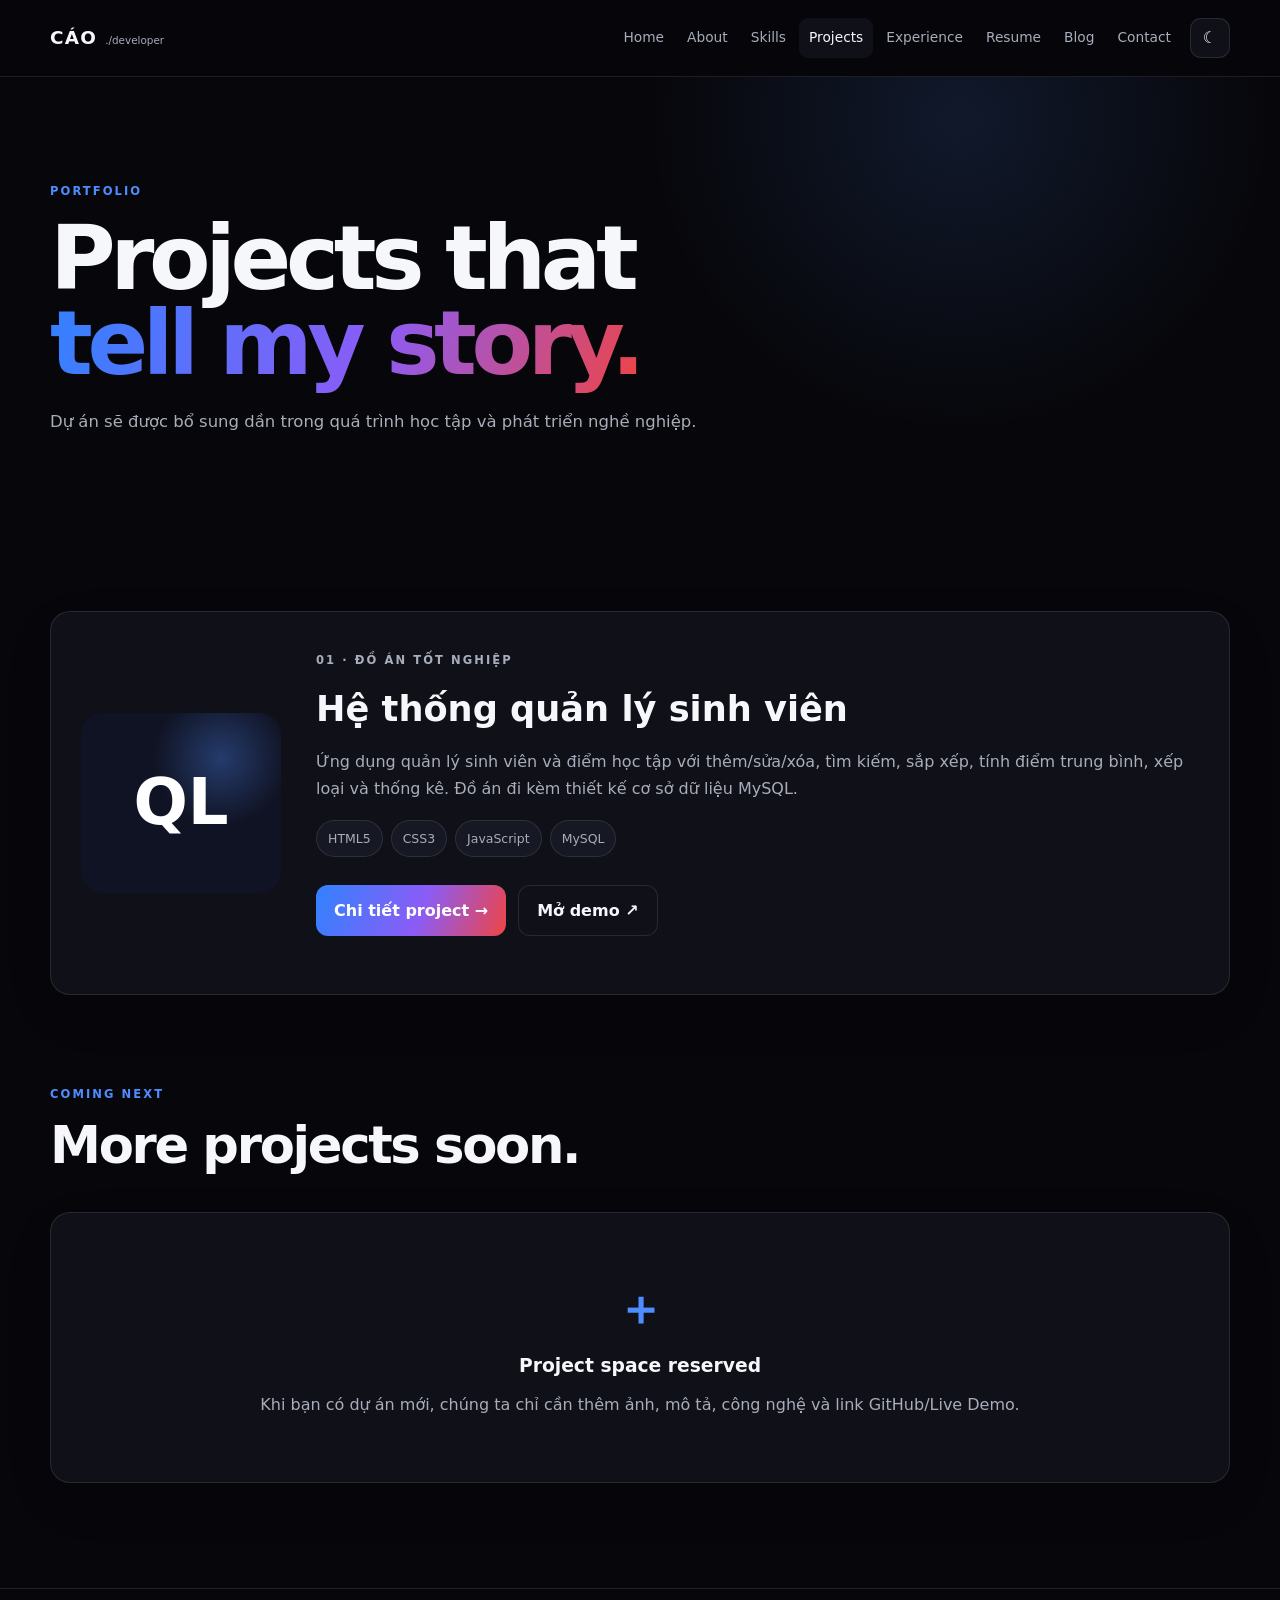
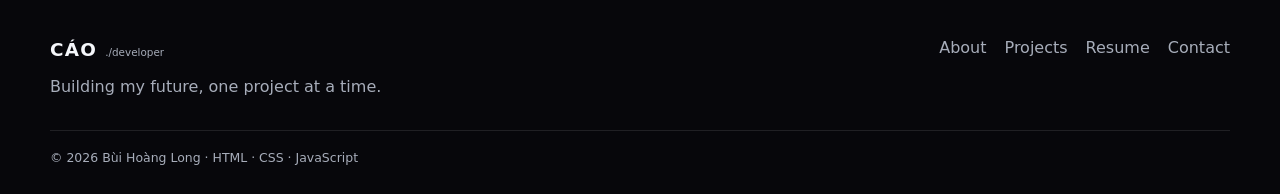
<file: pages/projects.html>
<!doctype html>
<html lang="vi">

<head>
    <meta charset="utf-8">
    <meta name="viewport" content="width=device-width,initial-scale=1">
    <meta name="description" content="Projects - Bùi Hoàng Long">
    <title>Projects | Bùi Hoàng Long</title>
    <link rel="stylesheet" href="../css/style.css">
    <link rel="stylesheet" href="../css/components.css">
    <link rel="stylesheet" href="../css/responsive.css">
    <script src="../js/theme.js" defer></script>
    <script src="../js/main.js" defer></script>
</head>

<body>
    <header>
        <nav class="container navbar"><a class="logo" href="../index.html"><b>CÁO</b><small>./developer</small></a>
            <button class="menu-toggle" id="menuToggle">☰</button>
            <div class="nav-links" id="navLinks"><a class="" href="../index.html">Home</a><a class=""
                    href="about.html">About</a><a class="" href="skills.html">Skills</a><a class="active"
                    href="projects.html">Projects</a><a class="" href="experience.html">Experience</a><a class=""
                    href="resume.html">Resume</a><a class="" href="blog.html">Blog</a><a class=""
                    href="contact.html">Contact</a><button class="theme-toggle" id="themeToggle">☾</button></div>
        </nav>
    </header>
    <main>
        <section class="page-hero">
            <div class="container reveal">
                <p class="eyebrow">PORTFOLIO</p>
                <h1>Projects that<br><span>tell my story.</span></h1>
                <p>Dự án sẽ được bổ sung dần trong quá trình học tập và phát triển nghề nghiệp.</p>
            </div>
        </section>
        <section class="section">
            <div class="container">
                <article class="project-large card reveal">
                    <div class="project-mark">QL</div>
                    <div>
                        <p class="eyebrow">01 · ĐỒ ÁN TỐT NGHIỆP</p>
                        <h2>Hệ thống quản lý sinh viên</h2>
                        <p>Ứng dụng quản lý sinh viên và điểm học tập với thêm/sửa/xóa, tìm kiếm, sắp xếp, tính điểm
                            trung bình, xếp loại và thống kê. Đồ án đi kèm thiết kế cơ sở dữ liệu MySQL.</p>
                        <div class="tags"><span>HTML5</span><span>CSS3</span><span>JavaScript</span><span>MySQL</span>
                        </div>
                        <div class="actions"><a class="btn primary" href="project-graduation.html">Chi tiết project
                                →</a><a class="btn" href="../projects/graduation-student-management/index.html"
                                target="_blank">Mở demo ↗</a></div>
                    </div>
                </article>
                <div class="heading reveal" style="margin-top:90px">
                    <p class="eyebrow">COMING NEXT</p>
                    <h2>More projects soon.</h2>
                </div>
                <div class="empty card reveal"><b>＋</b>
                    <h3>Project space reserved</h3>
                    <p>Khi bạn có dự án mới, chúng ta chỉ cần thêm ảnh, mô tả, công nghệ và link GitHub/Live Demo.</p>
                </div>
            </div>
        </section>
    </main>
    <footer>
        <div class="container footer">
            <div><a class="logo" href="../index.html"><b>CÁO</b><small>./developer</small></a>
                <p>Building my future, one project at a time.</p>
            </div>
            <div class="footer-links"><a href="about.html">About</a><a href="projects.html">Projects</a><a
                    href="resume.html">Resume</a><a href="contact.html">Contact</a></div>
        </div>
        <div class="container copy">© <span id="year"></span> Bùi Hoàng Long · HTML · CSS · JavaScript</div>
    </footer>
</body>

</html>
</file>
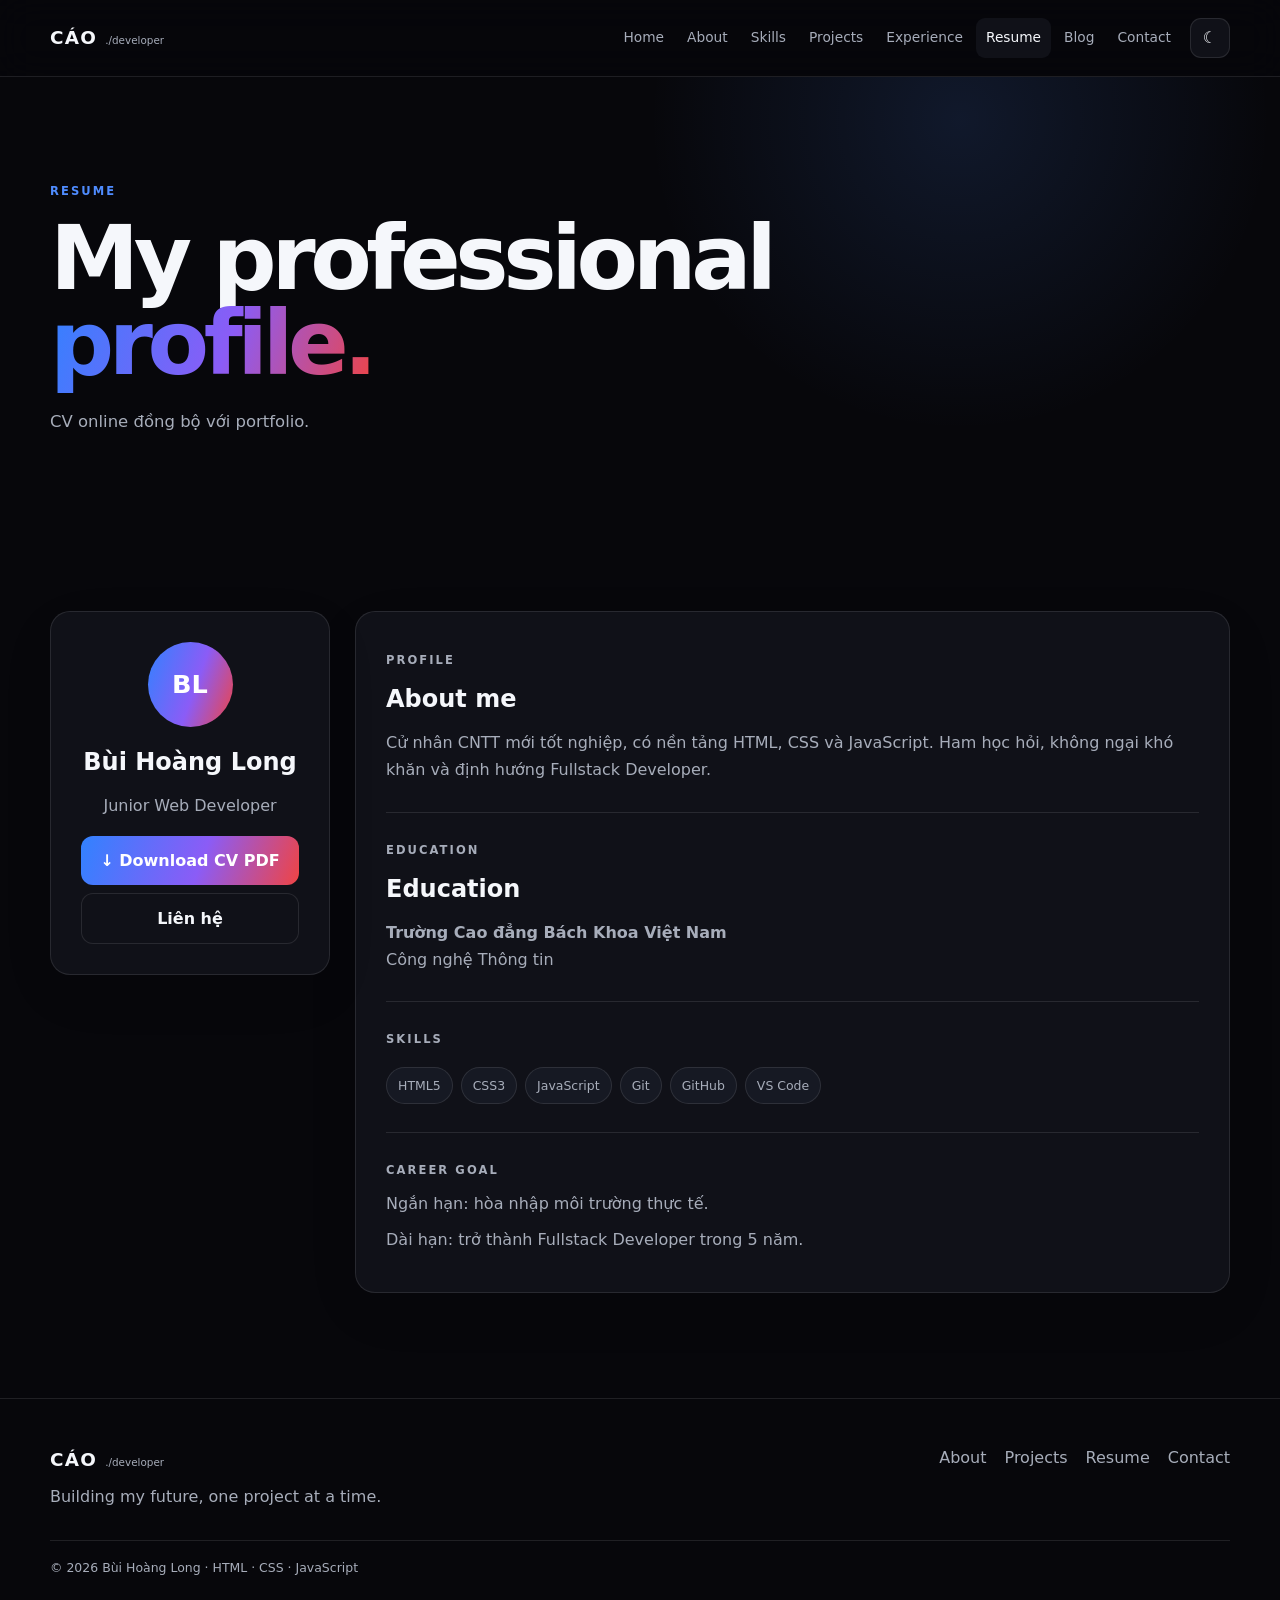
<file: pages/resume.html>
<!doctype html>
<html lang="vi">

<head>
    <meta charset="utf-8">
    <meta name="viewport" content="width=device-width,initial-scale=1">
    <meta name="description" content="Resume - Bùi Hoàng Long">
    <title>Resume | Bùi Hoàng Long</title>
    <link rel="stylesheet" href="../css/style.css">
    <link rel="stylesheet" href="../css/components.css">
    <link rel="stylesheet" href="../css/responsive.css">
    <script src="../js/theme.js" defer></script>
    <script src="../js/main.js" defer></script>
</head>

<body>
    <header>
        <nav class="container navbar"><a class="logo" href="../index.html"><b>CÁO</b><small>./developer</small></a>
            <button class="menu-toggle" id="menuToggle">☰</button>
            <div class="nav-links" id="navLinks"><a class="" href="../index.html">Home</a><a class=""
                    href="about.html">About</a><a class="" href="skills.html">Skills</a><a class=""
                    href="projects.html">Projects</a><a class="" href="experience.html">Experience</a><a class="active"
                    href="resume.html">Resume</a><a class="" href="blog.html">Blog</a><a class=""
                    href="contact.html">Contact</a><button class="theme-toggle" id="themeToggle">☾</button></div>
        </nav>
    </header>
    <main>
        <section class="page-hero">
            <div class="container reveal">
                <p class="eyebrow">RESUME</p>
                <h1>My professional<br><span>profile.</span></h1>
                <p>CV online đồng bộ với portfolio.</p>
            </div>
        </section>
        <section class="section">
            <div class="container resume">
                <aside class="card reveal">
                    <div class="initials">BL</div>
                    <h2>Bùi Hoàng Long</h2>
                    <p>Junior Web Developer</p><a class="btn primary full" href="../assets/cv/Bui-Hoang-Long-CV.pdf"
                        download>↓ Download CV PDF</a><a class="btn full" href="contact.html">Liên hệ</a>
                </aside>
                <article class="card reveal">
                    <p class="eyebrow">PROFILE</p>
                    <h2>About me</h2>
                    <p>Cử nhân CNTT mới tốt nghiệp, có nền tảng HTML, CSS và JavaScript. Ham học hỏi, không ngại khó
                        khăn và định hướng Fullstack Developer.</p>
                    <hr>
                    <p class="eyebrow">EDUCATION</p>
                    <h2>Education</h2>
                    <p><b>Trường Cao đẳng Bách Khoa Việt Nam</b><br>Công nghệ Thông tin</p>
                    <hr>
                    <p class="eyebrow">SKILLS</p>
                    <div class="tags">
                        <span>HTML5</span><span>CSS3</span><span>JavaScript</span><span>Git</span><span>GitHub</span><span>VS
                            Code</span>
                    </div>
                    <hr>
                    <p class="eyebrow">CAREER GOAL</p>
                    <p>Ngắn hạn: hòa nhập môi trường thực tế.</p>
                    <p> Dài hạn: trở thành Fullstack Developer trong 5 năm.</p>
                </article>
            </div>
        </section>
    </main>
    <footer>
        <div class="container footer">
            <div><a class="logo" href="../index.html"><b>CÁO</b><small>./developer</small></a>
                <p>Building my future, one project at a time.</p>
            </div>
            <div class="footer-links"><a href="about.html">About</a><a href="projects.html">Projects</a><a
                    href="resume.html">Resume</a><a href="contact.html">Contact</a></div>
        </div>
        <div class="container copy">© <span id="year"></span> Bùi Hoàng Long · HTML · CSS · JavaScript</div>
    </footer>
</body>

</html>
</file>
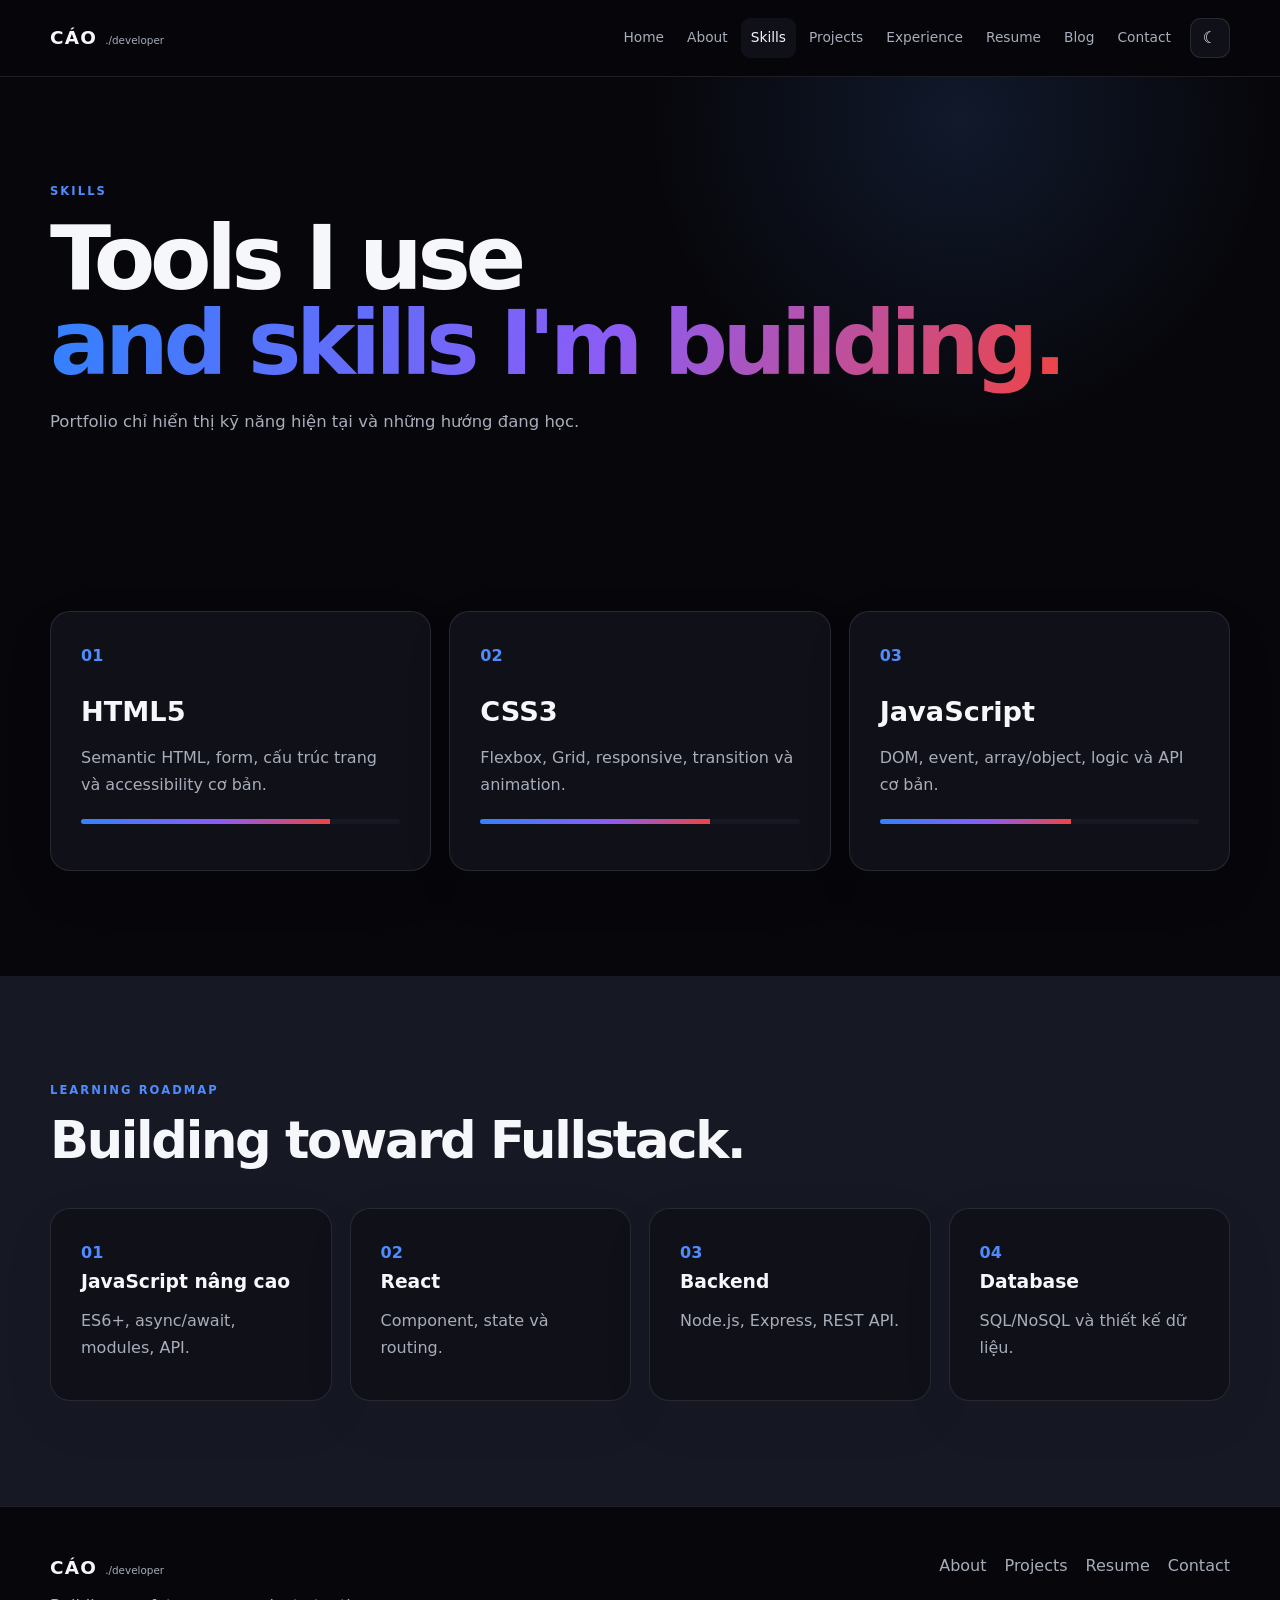
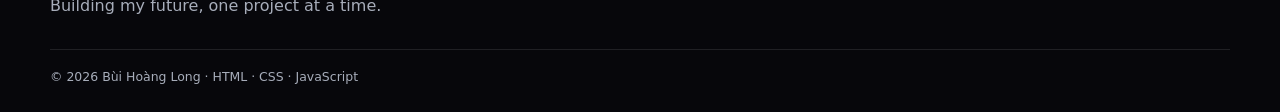
<file: pages/skills.html>
<!doctype html>
<html lang="vi">

<head>
    <meta charset="utf-8">
    <meta name="viewport" content="width=device-width,initial-scale=1">
    <meta name="description" content="Skills - Bùi Hoàng Long">
    <title>Skills | Bùi Hoàng Long</title>
    <link rel="stylesheet" href="../css/style.css">
    <link rel="stylesheet" href="../css/components.css">
    <link rel="stylesheet" href="../css/responsive.css">
    <script src="../js/theme.js" defer></script>
    <script src="../js/main.js" defer></script>
</head>

<body>
    <header>
        <nav class="container navbar"><a class="logo" href="../index.html"><b>CÁO</b><small>./developer</small></a>
            <button class="menu-toggle" id="menuToggle">☰</button>
            <div class="nav-links" id="navLinks"><a class="" href="../index.html">Home</a><a class=""
                    href="about.html">About</a><a class="active" href="skills.html">Skills</a><a class=""
                    href="projects.html">Projects</a><a class="" href="experience.html">Experience</a><a class=""
                    href="resume.html">Resume</a><a class="" href="blog.html">Blog</a><a class=""
                    href="contact.html">Contact</a><button class="theme-toggle" id="themeToggle">☾</button></div>
        </nav>
    </header>
    <main>
        <section class="page-hero">
            <div class="container reveal">
                <p class="eyebrow">SKILLS</p>
                <h1>Tools I use<br><span>and skills I'm building.</span></h1>
                <p>Portfolio chỉ hiển thị kỹ năng hiện tại và những hướng đang học.</p>
            </div>
        </section>
        <section class="section">
            <div class="container">
                <div class="cards3">
                    <article class="skill-detail card reveal"><b>01</b>
                        <h3>HTML5</h3>
                        <p>Semantic HTML, form, cấu trúc trang và accessibility cơ bản.</p>
                        <div class="meter"><i style="width:78%"></i></div>
                    </article>
                    <article class="skill-detail card reveal"><b>02</b>
                        <h3>CSS3</h3>
                        <p>Flexbox, Grid, responsive, transition và animation.</p>
                        <div class="meter"><i style="width:72%"></i></div>
                    </article>
                    <article class="skill-detail card reveal"><b>03</b>
                        <h3>JavaScript</h3>
                        <p>DOM, event, array/object, logic và API cơ bản.</p>
                        <div class="meter"><i style="width:60%"></i></div>
                    </article>
                </div>
            </div>
        </section>
        <section class="section muted-bg">
            <div class="container">
                <div class="heading reveal">
                    <p class="eyebrow">LEARNING ROADMAP</p>
                    <h2>Building toward Fullstack.</h2>
                </div>
                <div class="roadmap">
                    <div class="card reveal"><b>01</b>
                        <h3>JavaScript nâng cao</h3>
                        <p>ES6+, async/await, modules, API.</p>
                    </div>
                    <div class="card reveal"><b>02</b>
                        <h3>React</h3>
                        <p>Component, state và routing.</p>
                    </div>
                    <div class="card reveal"><b>03</b>
                        <h3>Backend</h3>
                        <p>Node.js, Express, REST API.</p>
                    </div>
                    <div class="card reveal"><b>04</b>
                        <h3>Database</h3>
                        <p>SQL/NoSQL và thiết kế dữ liệu.</p>
                    </div>
                </div>
            </div>
        </section>
    </main>
    <footer>
        <div class="container footer">
            <div><a class="logo" href="../index.html"><b>CÁO</b><small>./developer</small></a>
                <p>Building my future, one project at a time.</p>
            </div>
            <div class="footer-links"><a href="about.html">About</a><a href="projects.html">Projects</a><a
                    href="resume.html">Resume</a><a href="contact.html">Contact</a></div>
        </div>
        <div class="container copy">© <span id="year"></span> Bùi Hoàng Long · HTML · CSS · JavaScript</div>
    </footer>
</body>

</html>
</file>
<file: projects/graduation-student-management/style.css>
:root{
  --muc:#132f4c;
  --muc-2:#1e4976;
  --nhan:#0ea5a4;
  --nhan-dam:#0b8281;
  --nen:#f2f5f9;
  --trang:#ffffff;
  --vien:#e2e8f0;
  --chu:#1f2d3d;
  --chu-mo:#6b7c93;
  --do:#d64545;
  --bong:0 1px 2px rgba(19,47,76,.05), 0 8px 24px rgba(19,47,76,.06);
}

*{box-sizing:border-box;margin:0;padding:0}

body{
  font-family:"Segoe UI",Roboto,"Helvetica Neue",Arial,sans-serif;
  background:var(--nen);
  color:var(--chu);
  font-size:15px;
  line-height:1.6;
  -webkit-font-smoothing:antialiased;
}

.wrap{max-width:1180px;margin:0 auto;padding:0 24px}

/* ================= ĐẦU TRANG ================= */
.topbar{
  background:linear-gradient(120deg,#0f2740 0%,#1e4976 55%,#116b78 100%);
  color:#fff;
  box-shadow:0 2px 18px rgba(19,47,76,.25);
  position:sticky;top:0;z-index:20;
}
.header-inner{
  display:flex;align-items:center;justify-content:space-between;
  flex-wrap:wrap;gap:16px;padding:18px 24px;
}
.brand{display:flex;align-items:center;gap:14px}
.brand-mark{
  width:44px;height:44px;border-radius:13px;
  background:rgba(255,255,255,.14);
  border:1px solid rgba(255,255,255,.25);
  backdrop-filter:blur(4px);
  display:grid;place-items:center;
  font-weight:700;letter-spacing:.5px;font-size:16px;
}
.brand h1{font-size:21px;font-weight:600;letter-spacing:.2px}
.brand p{font-size:12.5px;color:rgba(255,255,255,.7);margin-top:-2px}

.menu{display:flex;gap:4px;flex-wrap:wrap}
.menu a{
  position:relative;
  color:rgba(255,255,255,.78);text-decoration:none;
  padding:9px 16px;border-radius:9px;font-size:14px;
  transition:background .25s,color .25s;
}
.menu a:hover{background:rgba(255,255,255,.12);color:#fff}
.menu a.active{background:#fff;color:var(--muc);font-weight:600;box-shadow:0 4px 12px rgba(0,0,0,.15)}

/* ================= KHỐI CHUNG ================= */
.panel{
  background:var(--trang);
  border:1px solid var(--vien);
  border-radius:16px;
  padding:26px 28px;
  margin:24px 0;
  box-shadow:var(--bong);
}
.panel h2{
  font-size:17px;color:var(--muc);font-weight:650;
  margin-bottom:6px;
  display:flex;align-items:center;gap:10px;
}
.panel h2::before{
  content:"";width:4px;height:17px;border-radius:3px;
  background:linear-gradient(var(--nhan),var(--muc-2));
}
.panel-head{margin-bottom:22px}
.panel-head p{color:var(--chu-mo);font-size:13.5px;padding-left:14px}
.panel-head.row{display:flex;align-items:center;justify-content:space-between;gap:12px;flex-wrap:wrap}
.count{
  color:var(--muc-2);font-size:13px;font-weight:600;
  background:#eef4fb;border:1px solid #dbe7f4;
  padding:4px 12px;border-radius:20px;
}

/* ================= FORM NHẬP ================= */
.grid{
  display:grid;
  grid-template-columns:repeat(auto-fit,minmax(210px,1fr));
  gap:18px;
}
label{
  display:flex;flex-direction:column;gap:7px;
  font-size:13px;font-weight:600;color:var(--chu-mo);
}
input{
  padding:11px 14px;
  border:1.5px solid var(--vien);
  border-radius:10px;
  font-size:14.5px;color:var(--chu);font-weight:400;
  background:#f8fafc;
  font-family:inherit;
  transition:border-color .2s,background .2s,box-shadow .2s;
}
input::placeholder{color:#a9b6c6;font-weight:400}
input:hover{border-color:#cbd6e2}
input:focus{
  outline:none;border-color:var(--nhan);background:#fff;
  box-shadow:0 0 0 4px rgba(14,165,164,.13);
}

.actions{display:flex;gap:12px;margin-top:24px;flex-wrap:wrap}

.btn{
  padding:11px 24px;border:1.5px solid transparent;border-radius:10px;
  font-size:14.5px;font-weight:600;font-family:inherit;cursor:pointer;
  transition:all .22s ease;
}
.btn-primary{
  background:linear-gradient(135deg,var(--muc-2),var(--nhan-dam));
  color:#fff;box-shadow:0 4px 14px rgba(14,90,120,.28);
}
.btn-primary:hover{transform:translateY(-2px);box-shadow:0 7px 20px rgba(14,90,120,.35)}
.btn-ghost{background:#fff;color:var(--muc-2);border-color:var(--vien)}
.btn-ghost:hover{background:#f1f5fa;border-color:#c6d3e2}
.btn:active{transform:translateY(0)}

/* ================= THÔNG BÁO ================= */
.alert{display:none;margin-top:18px;padding:12px 16px;border-radius:10px;font-size:14px;font-weight:500}
.alert.loi{display:block;background:#fdeeee;color:var(--do);border:1px solid #f6d4d4}
.alert.ok{display:block;background:#e6f7f6;color:var(--nhan-dam);border:1px solid #c7ebe9}

/* ================= TÌM KIẾM ================= */
.search-panel{
  background:linear-gradient(135deg,#fbfdff,#eef4fb);
  border-color:#dbe7f4;
}
.search-row{display:flex;gap:12px;flex-wrap:wrap;margin-top:4px}
.search-row input{flex:1;min-width:230px;background:#fff}

/* ================= BẢNG ================= */
.list-panel{padding-bottom:10px}
.table-scroll{overflow-x:auto;border-radius:12px;border:1px solid var(--vien)}
table{width:100%;border-collapse:collapse;font-size:14px;min-width:860px}
thead th{
  background:#f4f7fb;color:var(--muc);
  font-weight:650;font-size:13px;
  padding:13px 14px;text-align:left;white-space:nowrap;
  border-bottom:2px solid #e3eaf3;
}
tbody td{padding:12px 14px;border-bottom:1px solid #eef2f7;color:#33475e}
tbody tr:last-child td{border-bottom:none}
tbody tr{transition:background .18s}
tbody tr:hover{background:#f3fbfb}
tbody td:nth-child(2){font-weight:600;color:var(--muc-2)}
tbody td:nth-child(3){font-weight:600}
tbody td:nth-child(7){font-weight:700;color:var(--muc)}
.trong{text-align:center;color:var(--chu-mo);padding:36px;font-style:italic}

.tag{
  display:inline-block;padding:4px 13px;border-radius:20px;
  font-size:12.5px;font-weight:600;white-space:nowrap;
}
.tag-gioi{background:#e6f7f6;color:var(--nhan-dam);border:1px solid #c7ebe9}
.tag-kha{background:#eef4fb;color:var(--muc-2);border:1px solid #d7e5f5}
.tag-tb{background:#fdf5e4;color:#a5730f;border:1px solid #f2e2bd}
.tag-yeu{background:#fdeeee;color:var(--do);border:1px solid #f6d4d4}

.btn-xoa{
  background:#fff;color:var(--do);border:1.5px solid #f3d6d6;
  padding:6px 15px;border-radius:8px;cursor:pointer;
  font-size:13.5px;font-weight:600;font-family:inherit;
  transition:all .2s;
}
.btn-xoa:hover{background:var(--do);color:#fff;border-color:var(--do)}

/* ================= THỐNG KÊ ================= */
.stat-grid{display:grid;grid-template-columns:repeat(auto-fit,minmax(150px,1fr));gap:16px;margin-top:6px}
.stat{
  background:linear-gradient(160deg,#fbfdff,#f1f6fb);
  border:1px solid var(--vien);
  border-radius:13px;padding:18px 20px;
  color:var(--chu-mo);font-size:13.5px;font-weight:600;
  transition:transform .22s,box-shadow .22s;
}
.stat:hover{transform:translateY(-3px);box-shadow:var(--bong)}
.stat span{
  display:block;font-size:30px;font-weight:700;line-height:1.2;
  background:linear-gradient(135deg,var(--muc-2),var(--nhan));
  -webkit-background-clip:text;background-clip:text;color:transparent;
}

.foot{
  text-align:center;color:var(--chu-mo);font-size:13px;
  padding:28px;margin-top:14px;border-top:1px solid var(--vien);
}

@media (max-width:640px){
  .wrap{padding:0 14px}
  .panel{padding:20px 18px;border-radius:13px}
  .brand h1{font-size:18px}
}

/* ================= PHẦN BỔ SUNG CHO JS ================= */

/* Thông báo nổi góc phải */
#toast-box{position:fixed;top:82px;right:22px;z-index:60;display:flex;flex-direction:column;gap:10px}
.toast{
  display:flex;align-items:center;gap:11px;
  min-width:250px;max-width:340px;
  padding:13px 17px;border-radius:12px;
  background:#fff;font-size:14px;font-weight:500;
  box-shadow:0 10px 30px rgba(19,47,76,.16);
  border-left:4px solid var(--nhan);
  animation:vao .32s cubic-bezier(.2,.9,.3,1.2);
  transition:opacity .3s,transform .3s;
}
.toast b{
  width:24px;height:24px;flex:none;border-radius:50%;
  display:grid;place-items:center;font-size:14px;
  background:var(--nhan);color:#fff;
}
.toast.loi{border-left-color:var(--do)}
.toast.loi b{background:var(--do)}
.toast.an{opacity:0;transform:translateX(30px)}
@keyframes vao{from{opacity:0;transform:translateX(40px)}to{opacity:1;transform:none}}

/* Ô nhập sai -> rung */
input.sai{border-color:var(--do)!important;background:#fdf6f6;animation:rung .4s}
@keyframes rung{0%,100%{transform:translateX(0)}25%{transform:translateX(-6px)}75%{transform:translateX(6px)}}

/* Chế độ đang sửa */
.form-panel.dang-sua{box-shadow:0 0 0 2px var(--nhan),var(--bong)}
.form-panel.dang-sua h2::after{
  content:"Đang chỉnh sửa";
  font-size:11.5px;font-weight:600;color:var(--nhan-dam);
  background:#e6f7f6;border:1px solid #c7ebe9;
  padding:2px 10px;border-radius:20px;
}

/* Avatar + tên */
.nguoi{display:flex;align-items:center;gap:10px}
.avatar{
  width:32px;height:32px;flex:none;border-radius:50%;
  display:grid;place-items:center;
  color:#fff;font-size:12px;font-weight:700;letter-spacing:.3px;
}
.lop-tag{
  background:#f1f5fa;border:1px solid #e2eaf3;color:#4a5f78;
  padding:3px 10px;border-radius:7px;font-size:12.5px;font-weight:600;
}

/* Cột điểm trung bình */
td .diem{font-weight:700;color:var(--muc);line-height:1.3}
.thanh{height:5px;background:#eef2f7;border-radius:4px;overflow:hidden;margin-top:4px;min-width:64px}
.thanh i{display:block;height:100%;border-radius:4px;background:linear-gradient(90deg,var(--muc-2),var(--nhan));transition:width .5s}

/* Dòng vừa thêm */
tbody tr.moi{animation:sang 1.6s ease-out}
@keyframes sang{0%{background:#d9f3f1}100%{background:transparent}}

/* Tiêu đề cột sắp xếp được */
thead th.sort{cursor:pointer;user-select:none;transition:background .2s}
thead th.sort:hover{background:#e9f0f8;color:var(--nhan-dam)}
thead th.sort::after{content:"⇅";font-size:11px;opacity:.35;margin-left:6px}
thead th.tang::after{content:"▲";font-size:9px;opacity:1;color:var(--nhan-dam)}
thead th.giam::after{content:"▼";font-size:9px;opacity:1;color:var(--nhan-dam)}

/* Nút thao tác */
.thao-tac{display:flex;gap:7px;white-space:nowrap}
.btn-sua{
  background:#fff;color:var(--muc-2);border:1.5px solid #d7e5f5;
  padding:6px 15px;border-radius:8px;cursor:pointer;
  font-size:13.5px;font-weight:600;font-family:inherit;transition:all .2s;
}
.btn-sua:hover{background:var(--muc-2);color:#fff;border-color:var(--muc-2)}

@media (prefers-reduced-motion:reduce){*{animation:none!important;transition:none!important}}
</file>
<file: css/style.css>
:root {
    --bg: #07070b;
    --surface: #101118;
    --surface2: #161923;
    --text: #f5f7fb;
    --muted: #a7adba;
    --border: rgba(255, 255, 255, .1);
    --blue: #4f8cff;
    --gradient: linear-gradient(110deg, #3182ff, #8b5cf6 55%, #ef4444);
    --max: 1180px
}

[data-theme=light] {
    --bg: #f7f8fc;
    --surface: #fff;
    --surface2: #eef1f6;
    --text: #11131a;
    --muted: #626978;
    --border: rgba(15, 23, 42, .1)
}

* {
    box-sizing: border-box;
    margin: 0;
    padding: 0
}

html {
    scroll-behavior: smooth
}

body {
    font-family: Inter, system-ui, -apple-system, "Segoe UI", sans-serif;
    background: var(--bg);
    color: var(--text);
    line-height: 1.7
}

a {
    color: inherit;
    text-decoration: none
}

button,
input,
textarea {
    font: inherit
}

.container {
    width: min(var(--max), calc(100% - 36px));
    margin: auto
}

header {
    position: sticky;
    top: 0;
    z-index: 50;
    background: color-mix(in srgb, var(--bg) 85%, transparent);
    backdrop-filter: blur(18px);
    border-bottom: 1px solid var(--border)
}

.navbar {
    height: 76px;
    display: flex;
    align-items: center;
    justify-content: space-between
}

.logo {
    display: flex;
    gap: 8px;
    align-items: baseline;
    letter-spacing: .08em
}

.logo b {
    font-size: 1.15rem
}

.logo small {
    font-size: .65rem;
    color: var(--muted);
    letter-spacing: 0
}

.nav-links {
    display: flex;
    gap: 3px;
    align-items: center
}

.nav-links>a {
    padding: 8px 10px;
    color: var(--muted);
    font-size: .86rem;
    border-radius: 9px
}

.nav-links>a:hover,
.nav-links>a.active {
    background: var(--surface);
    color: var(--text)
}

.theme-toggle,
.menu-toggle {
    width: 40px;
    height: 40px;
    border: 1px solid var(--border);
    background: var(--surface);
    color: var(--text);
    border-radius: 11px;
    cursor: pointer
}

.theme-toggle {
    margin-left: 6px
}

.menu-toggle {
    display: none
}

.hero {
    min-height: calc(100vh - 76px);
    display: flex;
    align-items: center;
    position: relative;
    overflow: hidden
}

.hero-grid {
    display: grid;
    grid-template-columns: 1.1fr .9fr;
    gap: 70px;
    align-items: center
}

.eyebrow {
    font-size: .72rem;
    letter-spacing: .18em;
    color: var(--blue);
    font-weight: 850;
    margin-bottom: 14px
}

.hero h1,
.page-hero h1 {
    font-size: clamp(3.2rem, 7vw, 6.3rem);
    line-height: .95;
    letter-spacing: -.06em
}

.hero h1 span,
.page-hero h1 span,
.heading h2 span,
.career-card h2 span,
.contact-cta h2 span {
    background: var(--gradient);
    background-clip: text;
    -webkit-background-clip: text;
    color: transparent
}

.hero h2 {
    font-size: 1.35rem;
    margin: 22px 0
}

.hero h2 i {
    font-style: normal;
    color: var(--blue);
    animation: blink 1s infinite
}

.hero-text,
.page-hero>div>p:last-child {
    color: var(--muted);
    max-width: 690px;
    font-size: 1.03rem
}

.actions {
    display: flex;
    gap: 12px;
    flex-wrap: wrap;
    margin: 28px 0
}

.btn {
    display: inline-flex;
    align-items: center;
    justify-content: center;
    padding: 11px 18px;
    border-radius: 12px;
    border: 1px solid var(--border);
    background: var(--surface);
    font-weight: 750;
    cursor: pointer;
    transition: .25s
}

.btn.primary {
    background: var(--gradient);
    border: 0;
    color: #fff
}

.btn:hover {
    transform: translateY(-2px)
}

.links {
    display: flex;
    gap: 20px;
    color: var(--muted);
    font-size: .88rem
}

.links a:hover,
.text:hover {
    color: var(--blue)
}

.hero-photo {
    position: relative;
    display: flex;
    justify-content: center
}

.photo {
    width: min(380px, 100%);
    aspect-ratio: 4/5;
    border: 1px solid var(--border);
    border-radius: 32px;
    background: var(--surface);
    box-shadow: 0 25px 80px rgba(0, 0, 0, .25);
    display: flex;
    align-items: center;
    justify-content: center;
    overflow: hidden
}

.photo img {
    width: 100%;
    height: 100%;
    object-fit: cover
}

.empty-photo div {
    display: flex;
    flex-direction: column;
    text-align: center;
    color: var(--muted)
}

.empty-photo div b {
    color: var(--text)
}

.empty-photo div small {
    font-size: .7rem;
    margin-top: 6px
}

.hero-photo label {
    position: absolute;
    background: var(--surface);
    border: 1px solid var(--border);
    padding: 9px 13px;
    border-radius: 11px;
    font-size: .72rem;
    font-weight: 750;
    box-shadow: 0 10px 30px #0002
}

.hero-photo label:nth-last-child(2) {
    left: -25px;
    top: 15%
}

.hero-photo label:last-child {
    right: -25px;
    bottom: 15%
}

.orb {
    position: absolute;
    width: 380px;
    height: 380px;
    border-radius: 50%;
    background: var(--gradient);
    filter: blur(100px);
    opacity: .11;
    right: 5%
}

.strip {
    border-block: 1px solid var(--border);
    background: var(--surface)
}

.strip-grid {
    display: grid;
    grid-template-columns: repeat(4, 1fr)
}

.strip-grid div {
    padding: 24px;
    text-align: center;
    border-right: 1px solid var(--border)
}

.strip-grid div:last-child {
    border: 0
}

.strip-grid b {
    display: block;
    font-size: 1.5rem
}

.strip-grid small {
    color: var(--muted)
}

.section {
    padding: 105px 0
}

.muted-bg {
    background: var(--surface2)
}

.heading {
    margin-bottom: 40px
}

.heading h2 {
    font-size: clamp(2rem, 4vw, 3.8rem);
    line-height: 1.05;
    letter-spacing: -.045em
}

.split {
    display: flex;
    align-items: end;
    justify-content: space-between;
    gap: 20px
}

.two {
    display: grid;
    grid-template-columns: 1fr 1fr;
    gap: 25px
}

.cards3 {
    display: grid;
    grid-template-columns: repeat(3, 1fr);
    gap: 18px
}

.cards2 {
    display: grid;
    grid-template-columns: 1fr 1fr;
    gap: 18px
}

.card {
    background: var(--surface);
    border: 1px solid var(--border);
    border-radius: 20px;
    padding: 30px;
    box-shadow: 0 18px 60px #0000000d
}

.lead {
    font-size: 1.15rem;
    font-weight: 650
}

.card p {
    color: var(--muted);
    margin: 9px 0
}

.text {
    font-weight: 750;
    display: inline-block;
    margin-top: 12px
}

.feature {
    display: grid;
    gap: 10px
}

.feature article {
    display: flex;
    gap: 18px;
    padding: 19px;
    border-bottom: 1px solid var(--border)
}

.feature article>b,
.card>b {
    color: var(--blue)
}

.skill {
    min-height: 230px
}

.skill h3 {
    font-size: 1.55rem;
    margin: 35px 0 7px
}

.skill-detail h3 {
    font-size: 1.7rem;
    margin: 20px 0 8px
}

.meter {
    height: 5px;
    background: var(--surface2);
    margin-top: 20px;
    border-radius: 9px;
    overflow: hidden
}

.meter i {
    height: 100%;
    display: block;
    background: var(--gradient)
}

.featured {
    display: grid;
    grid-template-columns: 180px 1fr;
    gap: 30px;
    align-items: center
}

.project-mark {
    height: 180px;
    border-radius: 22px;
    background: radial-gradient(circle at 70% 25%, #4f8cff55, transparent 35%), #101323;
    display: grid;
    place-items: center;
    color: #fff;
    font-size: 4rem;
    font-weight: 900
}

.tags {
    display: flex;
    flex-wrap: wrap;
    gap: 8px;
    margin: 17px 0
}

.tags span {
    border: 1px solid var(--border);
    background: var(--surface2);
    padding: 7px 11px;
    border-radius: 99px;
    color: var(--muted);
    font-size: .78rem
}

.career {
    background: var(--surface2)
}

.career-card {
    display: flex;
    justify-content: space-between;
    align-items: center;
    gap: 30px
}

.career-card h2 {
    font-size: clamp(1.8rem, 4vw, 3.2rem);
    line-height: 1.05
}

.contact-cta {
    text-align: center
}

.contact-cta h2 {
    font-size: clamp(2.2rem, 5vw, 4.4rem);
    line-height: 1.05
}

.contact-cta>p {
    color: var(--muted);
    max-width: 620px;
    margin: 15px auto
}

footer {
    border-top: 1px solid var(--border);
    padding: 45px 0 25px
}

.footer {
    display: flex;
    justify-content: space-between;
    gap: 30px
}

.footer p {
    color: var(--muted);
    margin-top: 8px
}

.footer-links {
    display: flex;
    gap: 18px;
    color: var(--muted)
}

.copy {
    border-top: 1px solid var(--border);
    margin-top: 30px;
    padding-top: 16px;
    color: var(--muted);
    font-size: .78rem
}

.page-hero {
    padding: 105px 0 70px;
    background: radial-gradient(circle at 75% 10%, #4f8cff22, transparent 30%)
}

.page-hero h1 {
    margin-bottom: 22px
}

.quote {
    background: var(--gradient);
    color: #fff;
    border-radius: 20px;
    padding: 35px;
    display: flex;
    flex-direction: column;
    justify-content: center
}

.quote>b {
    font-size: 5rem;
    line-height: .7
}

.quote blockquote {
    font-size: 1.5rem;
    font-weight: 750;
    line-height: 1.35;
    margin: 20px 0
}

.quote small {
    color: #ffffffbb
}

.roadmap {
    display: grid;
    grid-template-columns: repeat(4, 1fr);
    gap: 18px
}

.timeline {
    max-width: 900px
}

.timeline-item {
    display: grid;
    grid-template-columns: 70px 1fr;
    gap: 20px;
    margin-bottom: 25px
}

.timeline-item>b {
    width: 70px;
    height: 70px;
    border: 1px solid var(--border);
    border-radius: 50%;
    display: grid;
    place-items: center;
    color: var(--blue);
    background: var(--surface)
}

.resume {
    display: grid;
    grid-template-columns: 280px 1fr;
    gap: 25px;
    align-items: start
}

.resume>aside {
    text-align: center;
    position: sticky;
    top: 95px
}

.initials {
    width: 85px;
    height: 85px;
    border-radius: 50%;
    background: var(--gradient);
    color: #fff;
    display: grid;
    place-items: center;
    font-size: 1.6rem;
    font-weight: 900;
    margin: 0 auto 15px
}

.full {
    width: 100%;
    margin-top: 8px
}

.resume hr {
    border: 0;
    border-top: 1px solid var(--border);
    margin: 28px 0
}



.contact-grid {
    display: grid;
    grid-template-columns: .8fr 1.2fr;
    gap: 40px
}

.contact-grid>div>h2 {
    font-size: 3rem
}

.contact-line {
    display: flex;
    flex-direction: column;
    padding: 16px 0;
    border-bottom: 1px solid var(--border)
}

.contact-line small {
    color: var(--muted)
}

.contact-form {
    display: grid;
    gap: 16px
}

.contact-form label {
    font-size: .84rem;
    font-weight: 700
}

.contact-form input,
.contact-form textarea {
    width: 100%;
    margin-top: 6px;
    padding: 12px;
    border: 1px solid var(--border);
    border-radius: 11px;
    background: var(--surface2);
    color: var(--text);
    outline: none
}

.contact-form small {
    color: var(--muted)
}

.empty {
    text-align: center;
    padding: 55px
}

.empty>b {
    font-size: 3rem;
    color: var(--blue)
}

.project-large {
    display: grid;
    grid-template-columns: 200px 1fr;
    gap: 35px;
    align-items: center
}

.note {
    font-size: .8rem
}

.code {
    overflow: auto
}

.code code {
    color: var(--muted);
    line-height: 1.8
}

.reveal {
    opacity: 0;
    transform: translateY(18px);
    transition: .7s
}

.reveal.visible {
    opacity: 1;
    transform: none
}

@keyframes blink {
    50% {
        opacity: 0
    }
}
</file>
<file: css/components.css>
.project-large h2{font-size:2.2rem}.featured h3{font-size:1.8rem}.skill-detail{min-height:260px}
</file>
<file: css/responsive.css>
@media(max-width:980px){.menu-toggle{display:block}.nav-links{position:absolute;display:none;flex-direction:column;align-items:stretch;left:18px;right:18px;top:76px;padding:12px;background:var(--surface);border:1px solid var(--border);border-radius:16px}.nav-links.open{display:flex}.theme-toggle{width:100%;margin:5px 0}.hero-grid,.two,.contact-grid,.resume{grid-template-columns:1fr}.hero-photo{order:-1}.strip-grid{grid-template-columns:1fr 1fr}.strip-grid div:nth-child(2){border-right:0}.cards3,.roadmap{grid-template-columns:1fr 1fr}.resume>aside{position:static}.project-large{grid-template-columns:1fr}.featured{grid-template-columns:1fr}.project-mark{height:150px}.career-card{flex-direction:column;align-items:flex-start}.footer{flex-direction:column}}@media(max-width:650px){.container{width:calc(100% - 28px)}.section{padding:75px 0}.hero h1,.page-hero h1{font-size:clamp(2.8rem,15vw,4rem)}.hero-photo .photo{width:240px}.hero-photo label:nth-last-child(2){left:0}.hero-photo label:last-child{right:0}.cards3,.cards2,.roadmap{grid-template-columns:1fr}.split{align-items:flex-start;flex-direction:column}.actions .btn{width:100%}.timeline-item{grid-template-columns:50px 1fr}.timeline-item>b{width:50px;height:50px}.footer-links{flex-wrap:wrap}}
</file>
